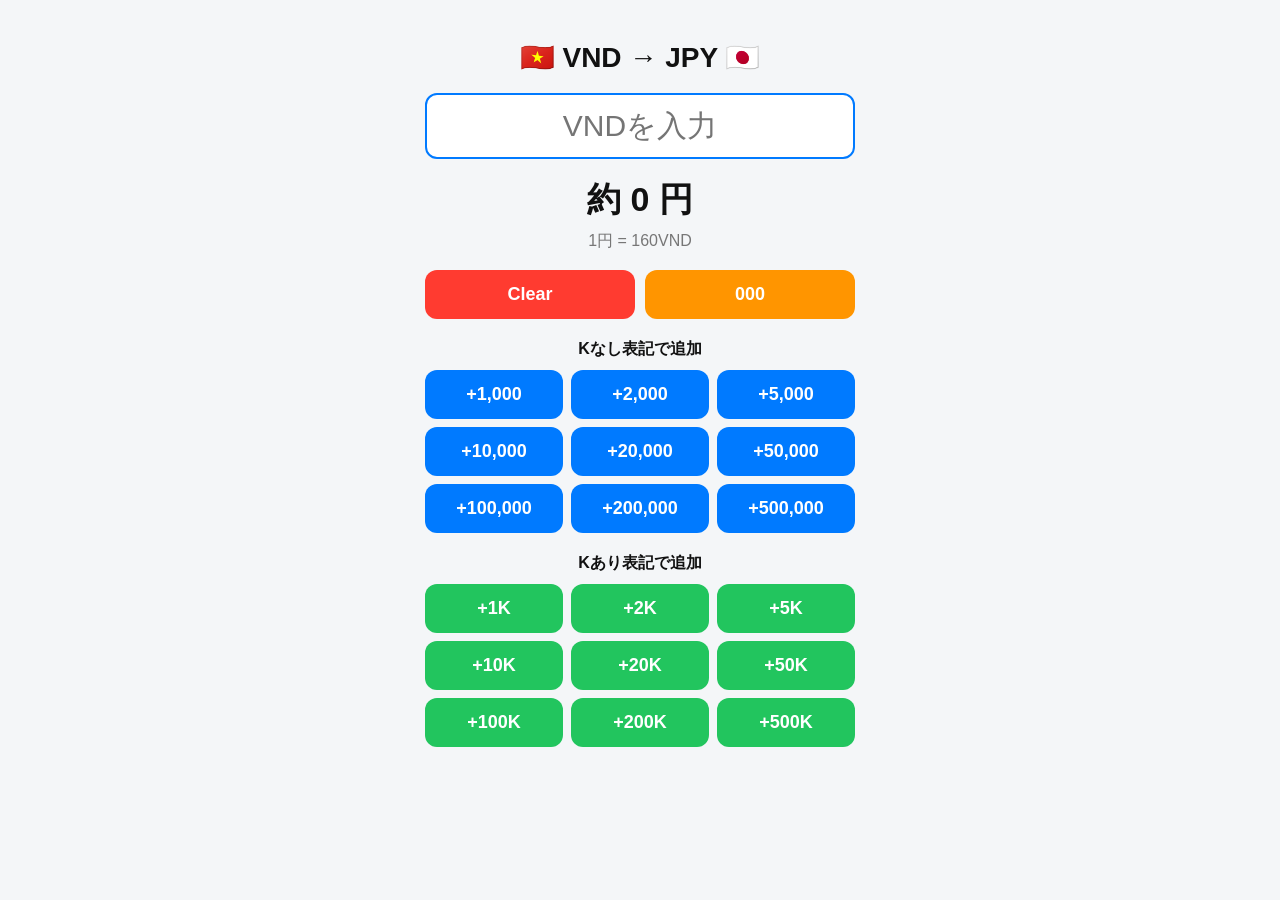
<file: index.html>
<!DOCTYPE html>
<html lang="ja">
<head>
<meta charset="UTF-8">
<meta name="viewport" content="width=device-width, initial-scale=1, maximum-scale=1, user-scalable=no, viewport-fit=cover">
<title>ドン計算機</title>

<style>
html, body {
  margin: 0;
  padding: 0;
  touch-action: none;
  overscroll-behavior: none;
  -webkit-text-size-adjust: 100%;
}

body {
  font-family: -apple-system, BlinkMacSystemFont, sans-serif;
  background: #f4f6f8;
  color: #111;
  user-select: none;
}

.app {
  max-width: 430px;
  margin: auto;
  padding: 22px;
  touch-action: manipulation;
}

h1 {
  text-align: center;
  font-size: 28px;
}

input {
  width: 100%;
  box-sizing: border-box;
  font-size: 30px;
  padding: 14px;
  text-align: center;
  border: 2px solid #007aff;
  border-radius: 12px;
  user-select: text;
  touch-action: auto;
}

.result {
  text-align: center;
  font-size: 34px;
  font-weight: bold;
  margin-top: 18px;
}

.rate {
  text-align: center;
  color: #777;
  margin: 8px 0 18px;
}

.row {
  display: grid;
  grid-template-columns: 1fr 1fr;
  gap: 10px;
}

.grid {
  display: grid;
  grid-template-columns: repeat(3, 1fr);
  gap: 8px;
}

button {
  font-size: 18px;
  font-weight: bold;
  padding: 14px 4px;
  border: 0;
  border-radius: 12px;
  color: white;
  touch-action: none;
  -webkit-user-select: none;
  user-select: none;
}

button:active {
  transform: scale(0.97);
  opacity: 0.85;
}

.blue { background: #007aff; }
.green { background: #22c55e; }
.red { background: #ff3b30; }
.orange { background: #ff9500; }

.section {
  text-align: center;
  font-weight: bold;
  margin: 20px 0 10px;
}
</style>
</head>

<body>
<div class="app">
  <h1>🇻🇳 VND → JPY 🇯🇵</h1>

  <input id="input" inputmode="numeric" placeholder="VNDを入力">

  <div class="result" id="result">約 0 円</div>
  <div class="rate">1円 = 160VND</div>

  <div class="row">
    <button class="red" data-action="clear">Clear</button>
    <button class="orange" data-action="zeros">000</button>
  </div>

  <div class="section">Kなし表記で追加</div>
  <div class="grid">
    <button class="blue" data-add="1000">+1,000</button>
    <button class="blue" data-add="2000">+2,000</button>
    <button class="blue" data-add="5000">+5,000</button>
    <button class="blue" data-add="10000">+10,000</button>
    <button class="blue" data-add="20000">+20,000</button>
    <button class="blue" data-add="50000">+50,000</button>
    <button class="blue" data-add="100000">+100,000</button>
    <button class="blue" data-add="200000">+200,000</button>
    <button class="blue" data-add="500000">+500,000</button>
  </div>

  <div class="section">Kあり表記で追加</div>
  <div class="grid">
    <button class="green" data-add="1000">+1K</button>
    <button class="green" data-add="2000">+2K</button>
    <button class="green" data-add="5000">+5K</button>
    <button class="green" data-add="10000">+10K</button>
    <button class="green" data-add="20000">+20K</button>
    <button class="green" data-add="50000">+50K</button>
    <button class="green" data-add="100000">+100K</button>
    <button class="green" data-add="200000">+200K</button>
    <button class="green" data-add="500000">+500K</button>
  </div>
</div>

<script>
const RATE = 160;
const input = document.getElementById("input");
const result = document.getElementById("result");

input.addEventListener("input", () => {
  setValue(getValue());
});

function getValue() {
  const digits = input.value.replace(/\D/g, "");
  return digits ? Number(digits) : 0;
}

function setValue(value) {
  if (!value) {
    input.value = "";
    result.textContent = "約 0 円";
    return;
  }

  input.value = value.toLocaleString();
  const yen = Math.round(value / RATE);
  result.textContent = "約 " + yen.toLocaleString() + " 円";
}

function addValue(value) {
  setValue(getValue() + value);
}

function addZeros() {
  const digits = input.value.replace(/\D/g, "");
  setValue(Number((digits || "0") + "000"));
}

function clearInput() {
  setValue(0);
}

document.querySelectorAll("button").forEach(btn => {
  btn.addEventListener("touchstart", function(e) {
    e.preventDefault();

    const add = this.dataset.add;
    const action = this.dataset.action;

    if (add) addValue(Number(add));
    if (action === "clear") clearInput();
    if (action === "zeros") addZeros();
  }, { passive: false });
});

// Safari拡大系を抑制
document.addEventListener("gesturestart", e => e.preventDefault());
document.addEventListener("gesturechange", e => e.preventDefault());
document.addEventListener("gestureend", e => e.preventDefault());
document.addEventListener("dblclick", e => e.preventDefault(), { passive: false });
</script>
</body>
</html>
</file>
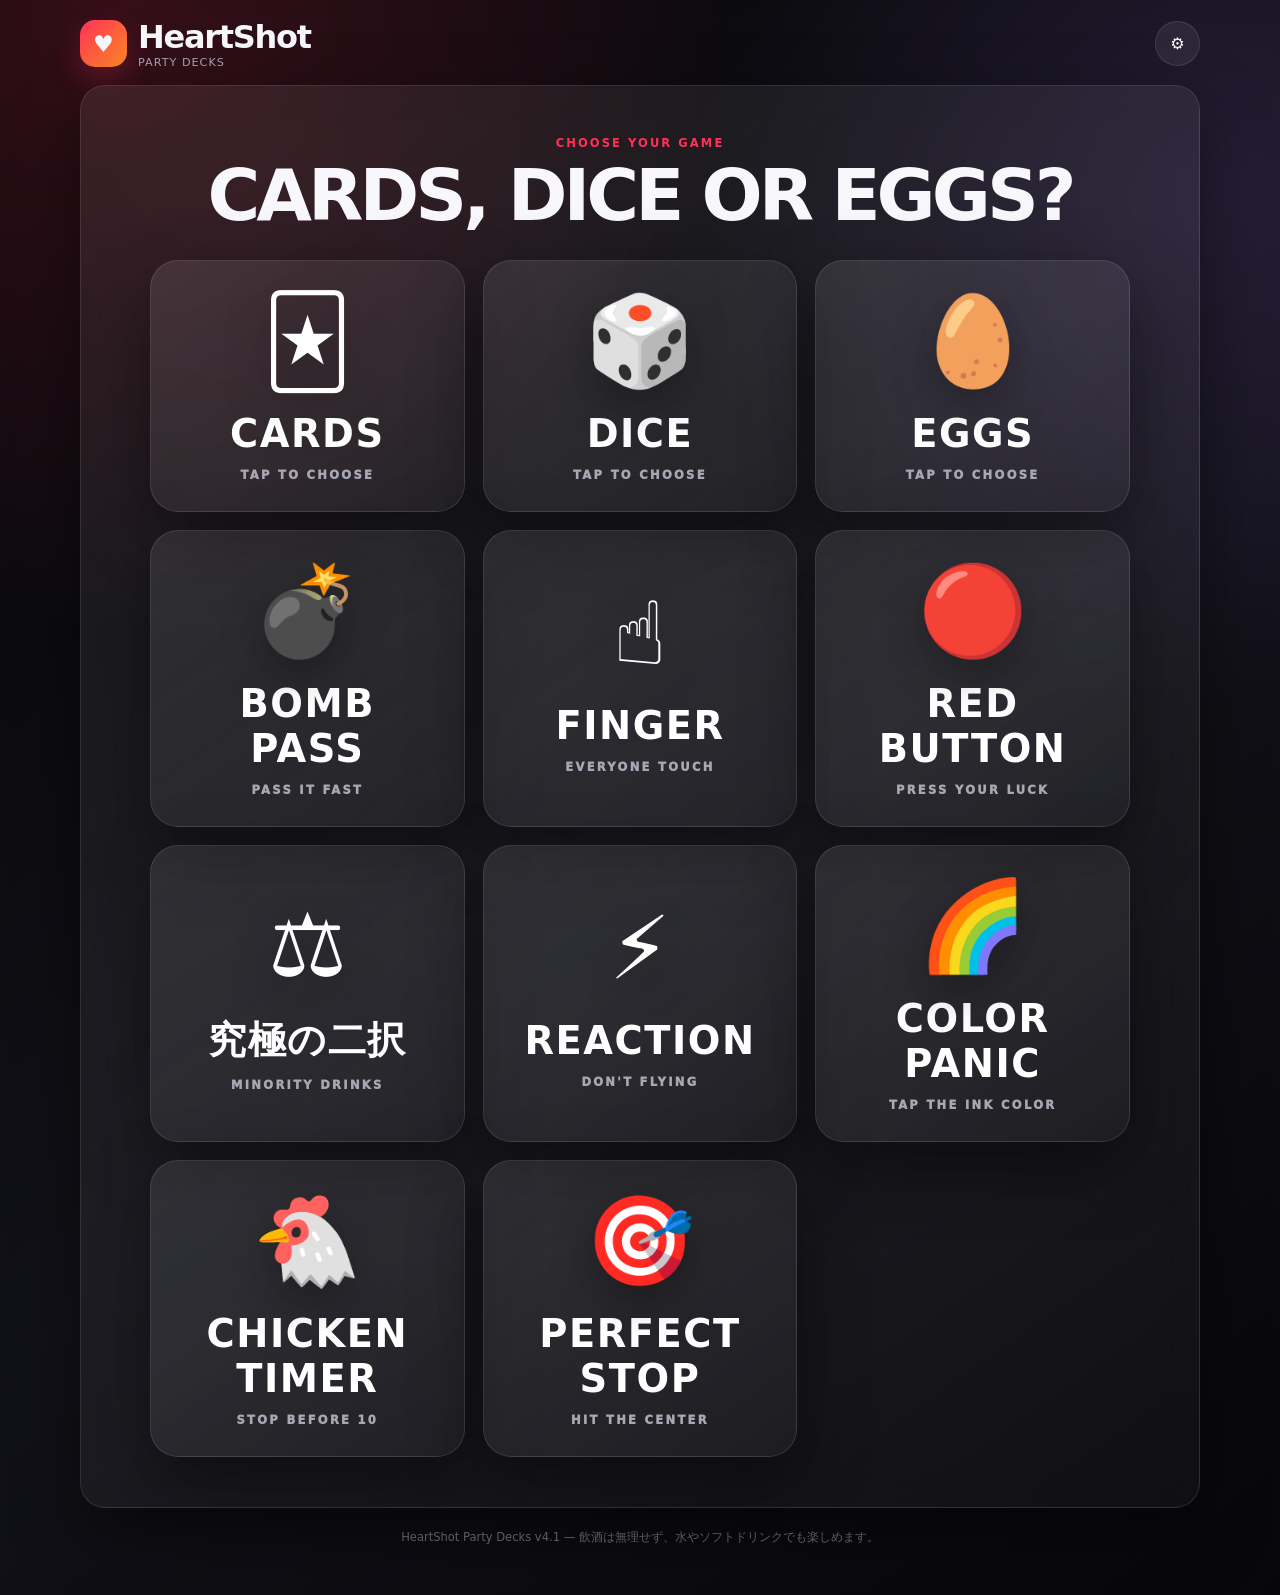
<file: heartshot/index.html>
<!DOCTYPE html>
<html lang="ja">
<head>
<meta charset="UTF-8" />
<meta name="viewport" content="width=device-width, initial-scale=1.0" />
<meta name="theme-color" content="#08080b" />
<title>HeartShot Party Decks</title>
<style>
:root{--bg:#07070a;--panel:#111118;--panel2:#181821;--text:#f8f7fb;--muted:#aaa7b4;--red:#ff3158;--orange:#ff8b24;--gold:#ffd66b;--blue:#5db2ff;--violet:#ae78ff;--green:#57dc9a;--line:rgba(255,255,255,.11);--shadow:0 24px 70px rgba(0,0,0,.45)}
*{box-sizing:border-box}html{scroll-behavior:smooth}body{margin:0;min-height:100vh;color:var(--text);font-family:Inter,"Noto Sans JP",system-ui,-apple-system,"Segoe UI",sans-serif;background:radial-gradient(circle at 10% 0%,rgba(255,49,88,.19),transparent 32%),radial-gradient(circle at 95% 12%,rgba(174,120,255,.14),transparent 28%),linear-gradient(145deg,#060608,#111118 55%,#07070a)}button,input,select{font:inherit}.app{width:min(1120px,calc(100% - 28px));margin:auto;padding:18px 0 50px}.topbar{display:flex;align-items:center;justify-content:space-between;gap:12px;margin-bottom:16px}.brand{display:flex;align-items:center;gap:11px}.logo{width:47px;height:47px;border-radius:15px;display:grid;place-items:center;background:linear-gradient(135deg,var(--red),var(--orange));box-shadow:0 12px 28px rgba(255,49,88,.25);font-size:1.45rem}.brand h1{margin:0;font-size:clamp(1.25rem,4vw,2rem);letter-spacing:-.04em}.brand small{display:block;color:var(--muted);font-size:.7rem;letter-spacing:.09em}.sound{border:1px solid var(--line);background:rgba(255,255,255,.07);color:white;width:45px;height:45px;border-radius:50%;cursor:pointer}.glass{background:linear-gradient(145deg,rgba(255,255,255,.075),rgba(255,255,255,.035));border:1px solid var(--line);backdrop-filter:blur(18px);box-shadow:var(--shadow);border-radius:25px}.screen{display:none}.screen.active{display:block}.hero{padding:clamp(24px,5vw,50px)}.kicker{color:var(--red);font-size:.72rem;font-weight:900;letter-spacing:.18em;margin:0 0 8px}.hero h2{font-size:clamp(2rem,7vw,4.5rem);line-height:1.03;letter-spacing:-.055em;margin:0 0 13px}.hero p{color:var(--muted);line-height:1.75;max-width:760px}.mode-grid{display:grid;grid-template-columns:repeat(3,1fr);gap:14px;margin:28px 0}.mode-card{position:relative;text-align:left;color:white;border:1px solid var(--line);border-radius:22px;padding:20px;background:rgba(255,255,255,.055);cursor:pointer;transition:.2s;min-height:170px}.mode-card:hover,.mode-card.selected{transform:translateY(-4px);border-color:rgba(255,255,255,.35);background:rgba(255,255,255,.1)}.mode-card.selected:after{content:"選択中";position:absolute;right:14px;top:14px;background:white;color:#111;border-radius:999px;padding:5px 9px;font-size:.65rem;font-weight:900}.mode-icon{font-size:2rem}.mode-card h3{margin:13px 0 5px;font-size:1.25rem}.mode-card p{font-size:.85rem;line-height:1.55;margin:0}.setup-grid{display:grid;grid-template-columns:1.2fr .8fr .8fr;gap:12px;margin:18px 0}label{display:grid;gap:7px;color:#dedce5;font-size:.8rem;font-weight:800}input,select{width:100%;border:1px solid var(--line);border-radius:14px;background:rgba(0,0,0,.32);color:white;padding:14px;outline:none}select option{color:#111}.primary,.secondary,.danger{border:0;border-radius:16px;min-height:50px;padding:0 21px;font-weight:900;cursor:pointer}.primary{color:white;background:linear-gradient(135deg,var(--red),#ff6741);box-shadow:0 12px 26px rgba(255,49,88,.22)}.secondary{color:white;background:rgba(255,255,255,.08);border:1px solid var(--line)}.danger{color:#ffd9df;background:rgba(255,49,88,.12);border:1px solid rgba(255,49,88,.25)}.note{font-size:.78rem;color:var(--muted);margin:13px 0 0}.game-head{display:grid;grid-template-columns:1fr auto 1fr;align-items:center;gap:12px;margin-bottom:20px}.stat{padding:13px 16px;border-radius:17px;background:rgba(255,255,255,.06);border:1px solid var(--line)}.stat:last-child{text-align:right}.stat span{display:block;color:var(--muted);font-size:.65rem;font-weight:900;letter-spacing:.13em}.stat strong{font-size:1rem}.timer{text-align:center;min-width:145px;background:linear-gradient(135deg,rgba(255,49,88,.18),rgba(255,139,36,.12))}.timer strong{font-size:1.55rem;font-variant-numeric:tabular-nums}.game-layout{display:grid;grid-template-columns:minmax(280px,420px) minmax(260px,1fr);gap:24px;align-items:center}.card-zone{display:grid;justify-items:center}.scene{width:min(100%,360px);aspect-ratio:5/7;perspective:1300px;cursor:pointer;border:0;background:none;padding:0}.card{width:100%;height:100%;position:relative;transform-style:preserve-3d;transition:transform .72s cubic-bezier(.2,.8,.18,1)}.card.flipped{transform:rotateY(180deg)}.face{position:absolute;inset:0;border-radius:24px;backface-visibility:hidden;overflow:hidden;box-shadow:0 30px 80px rgba(0,0,0,.5)}.back{border:8px solid #f2eee5;background:#711127}.pattern{height:100%;display:grid;place-items:center;align-content:center;gap:12px;border:2px solid rgba(255,255,255,.7);background:linear-gradient(45deg,transparent 46%,rgba(255,255,255,.11) 47% 53%,transparent 54%),linear-gradient(-45deg,transparent 46%,rgba(255,255,255,.11) 47% 53%,transparent 54%),linear-gradient(135deg,#a21434,#4c0b1b);background-size:24px 24px}.pattern b{font-size:5rem}.pattern span{font-weight:900;font-size:.72rem;letter-spacing:.26em}.front{transform:rotateY(180deg);color:#16151a;background:linear-gradient(155deg,#fffef8,#ece7db);padding:30px;display:grid;align-content:center;text-align:center}.suit{font-size:3.25rem}.card-type{font-size:.7rem;letter-spacing:.17em;font-weight:1000;margin:10px 0;color:#b41635}.card-title{font-size:clamp(1.55rem,5vw,2.25rem);line-height:1.25;font-weight:1000;margin:0}.card-desc{font-size:.9rem;line-height:1.65;color:#5f5962;margin:14px 0 0}.rare{background:linear-gradient(135deg,#fff5bf,#e9d3ff 52%,#cfe9ff)}.rare .card-type{color:#7040af}.card-hint{margin:14px 0 0;color:var(--muted);font-size:.8rem}.panel{padding:22px}.panel h3{margin:0 0 7px}.panel p{color:var(--muted);line-height:1.65}.rules{display:grid;gap:9px;margin:18px 0}.rule-row{display:flex;justify-content:space-between;gap:12px;padding:11px 12px;background:rgba(255,255,255,.055);border:1px solid var(--line);border-radius:13px}.rule-row span{color:var(--muted)}.buttons{display:grid;grid-template-columns:1fr 1fr;gap:10px}.buttons .primary{grid-column:1/-1}.history{margin-top:16px;max-height:195px;overflow:auto;display:grid;gap:8px}.history-item{padding:10px 11px;border:1px solid var(--line);border-radius:12px;background:rgba(255,255,255,.04);font-size:.78rem}.history-item b{display:block;margin-bottom:3px}.toast{position:fixed;left:50%;bottom:25px;transform:translate(-50%,20px);background:#fff;color:#15151a;padding:12px 17px;border-radius:999px;font-weight:900;opacity:0;pointer-events:none;transition:.25s;z-index:10}.toast.show{opacity:1;transform:translate(-50%,0)}.result-card{padding:34px;text-align:center}.result-card h2{font-size:clamp(2rem,6vw,4rem);margin:7px 0}.summary-grid{display:grid;grid-template-columns:repeat(3,1fr);gap:12px;margin:24px 0}.summary{padding:17px;border:1px solid var(--line);border-radius:17px;background:rgba(255,255,255,.05)}.summary b{display:block;font-size:1.7rem}.summary span{color:var(--muted);font-size:.72rem}.footer{text-align:center;color:#76727d;font-size:.72rem;margin-top:22px}.tag{display:inline-block;border-radius:999px;padding:6px 10px;background:rgba(255,255,255,.07);border:1px solid var(--line);font-size:.68rem;font-weight:900;margin:3px}.hidden{display:none!important}@media(max-width:760px){.mode-grid{grid-template-columns:1fr}.setup-grid{grid-template-columns:1fr}.game-head{grid-template-columns:1fr 1fr}.timer{grid-column:1/-1;grid-row:1}.game-layout{grid-template-columns:1fr}.panel{padding:18px}.scene{width:min(88vw,340px)}.summary-grid{grid-template-columns:1fr}.buttons{position:sticky;bottom:8px;background:rgba(7,7,10,.9);padding:8px;border-radius:18px;backdrop-filter:blur(10px)}}

/* HeartShot v1 premium landing */
#setup{min-height:calc(100vh - 125px);display:none;align-content:center;background:transparent;border:0;box-shadow:none;backdrop-filter:none;padding:18px 0 34px}
#setup.active{display:grid}
.deck-landing{text-align:center;max-width:980px;margin:0 auto;width:100%}
.deck-landing .kicker{margin-bottom:10px;color:#ff4264}
.deck-landing h2{font-size:clamp(2rem,8vw,4.8rem);margin:0 0 34px;letter-spacing:-.06em}
.mode-grid{grid-template-columns:repeat(3,minmax(0,1fr));gap:18px;margin:0 auto;max-width:940px}
.mode-card{min-height:310px;padding:0;border-radius:28px;overflow:hidden;display:grid;place-items:center;text-align:center;isolation:isolate;background:#15151d;box-shadow:0 24px 65px rgba(0,0,0,.38);transition:transform .28s cubic-bezier(.2,.8,.2,1),border-color .28s,box-shadow .28s}
.mode-card::before{content:"";position:absolute;inset:0;z-index:-2;background:radial-gradient(circle at 50% 15%,var(--glow,rgba(255,49,88,.38)),transparent 42%),linear-gradient(155deg,rgba(255,255,255,.09),rgba(255,255,255,.015))}
.mode-card::after{content:"";position:absolute;inset:10px;border:1px solid rgba(255,255,255,.13);border-radius:21px;z-index:-1}
.mode-card:hover,.mode-card:focus-visible{transform:translateY(-10px) rotateX(2deg);border-color:rgba(255,255,255,.45);box-shadow:0 34px 85px rgba(0,0,0,.52)}
.mode-card.selected{transform:translateY(-8px) scale(1.015);border-color:rgba(255,255,255,.7);box-shadow:0 0 0 2px rgba(255,255,255,.13),0 32px 85px rgba(0,0,0,.52)}
.mode-card.selected:after{content:"";position:absolute;inset:10px;background:none;padding:0;border:2px solid rgba(255,255,255,.65);border-radius:21px}
.mode-card[data-mode="mission"]{--glow:rgba(255,49,88,.48)}
.mode-card[data-mode="fact"]{--glow:rgba(93,178,255,.42)}
.mode-card[data-mode="reveal"]{--glow:rgba(174,120,255,.44)}
.mode-card .deck-content{display:grid;justify-items:center;gap:14px;padding:30px}
.mode-icon{font-size:clamp(3.4rem,8vw,5.7rem);filter:drop-shadow(0 16px 22px rgba(0,0,0,.28));transition:transform .28s}
.mode-card:hover .mode-icon{transform:translateY(-5px) rotate(-3deg) scale(1.06)}
.mode-card h3{margin:0;font-size:clamp(1.25rem,3vw,1.8rem);letter-spacing:.08em;text-transform:uppercase}
.mode-card .tap{font-size:.7rem;letter-spacing:.25em;color:rgba(255,255,255,.55);font-weight:900}
.setup-drawer{max-width:940px;margin:22px auto 0;padding:20px;border-radius:24px;background:rgba(18,18,25,.82);border:1px solid var(--line);backdrop-filter:blur(20px);box-shadow:0 24px 70px rgba(0,0,0,.3);display:none;text-align:left;animation:drawerIn .35s ease both}
.setup-drawer.show{display:block}
.setup-drawer .selected-deck{display:flex;align-items:center;justify-content:space-between;gap:12px;margin-bottom:15px}
.setup-drawer .selected-deck strong{font-size:1rem}
.setup-drawer .selected-deck span{color:var(--muted);font-size:.75rem}
@keyframes drawerIn{from{opacity:0;transform:translateY(14px)}to{opacity:1;transform:none}}
@media(max-width:760px){#setup{align-content:start}.deck-landing h2{margin-bottom:24px}.mode-grid{grid-template-columns:1fr;gap:13px}.mode-card{min-height:145px}.mode-card .deck-content{grid-template-columns:auto 1fr auto;align-items:center;justify-items:start;width:100%;padding:24px;text-align:left}.mode-icon{font-size:3.2rem}.mode-card h3{font-size:1.25rem}.mode-card .tap{justify-self:end}.setup-drawer{margin-top:16px;padding:16px}.setup-grid{margin:12px 0}}


.player-editor{margin:20px 0 14px}.player-editor-head{display:flex;align-items:center;justify-content:space-between;gap:12px;margin-bottom:10px;color:#dedce5;font-size:.76rem;font-weight:950;letter-spacing:.12em}.add-player{border:1px solid var(--line);border-radius:999px;background:rgba(255,255,255,.075);color:white;padding:9px 13px;font-size:.68rem;font-weight:950;cursor:pointer}.add-player:hover{background:rgba(255,255,255,.13)}.player-list{display:grid;gap:9px}.player-row{display:grid;grid-template-columns:38px 1fr 42px;align-items:center;gap:9px}.player-number{height:48px;display:grid;place-items:center;color:var(--muted);font-size:.72rem;font-weight:950;border:1px solid var(--line);border-radius:13px;background:rgba(255,255,255,.04)}.player-input{height:48px}.remove-player{height:42px;width:42px;border:1px solid var(--line);border-radius:13px;background:rgba(255,255,255,.055);color:var(--muted);font-size:1.2rem;cursor:pointer}.remove-player:hover{color:white;background:rgba(255,49,88,.14);border-color:rgba(255,49,88,.3)}.remove-player:disabled{opacity:.22;cursor:not-allowed}.setup-options{grid-template-columns:1fr 1fr}.setup-drawer .primary{margin-top:4px}@media(max-width:520px){.player-editor-head{align-items:flex-start}.add-player{padding:8px 10px}.setup-options{grid-template-columns:1fr}.player-row{grid-template-columns:34px 1fr 38px}.player-number{height:46px}.remove-player{width:38px;height:38px}}

/* v1.2 category + dice */
.category-landing{padding:clamp(24px,5vw,50px);text-align:center}.category-landing h2,.deck-landing>h2{font-size:clamp(2rem,7vw,4.5rem);line-height:1.03;letter-spacing:-.055em;margin:0 0 24px}.category-grid{display:grid;grid-template-columns:repeat(2,minmax(0,1fr));gap:18px;max-width:820px;margin:28px auto 0}.category-card{min-height:290px;border:1px solid var(--line);border-radius:28px;background:linear-gradient(145deg,rgba(255,255,255,.095),rgba(255,255,255,.035));color:#fff;cursor:pointer;display:grid;place-items:center;padding:28px;transition:.25s;box-shadow:var(--shadow)}.category-card:hover{transform:translateY(-7px) scale(1.015);border-color:rgba(255,255,255,.36)}.category-icon{font-size:clamp(4rem,10vw,7rem);filter:drop-shadow(0 15px 22px rgba(0,0,0,.3))}.category-card h3{font-size:clamp(1.6rem,4vw,2.4rem);margin:18px 0 8px;letter-spacing:.04em}.category-card .tap{color:var(--muted);font-size:.72rem;font-weight:950;letter-spacing:.2em}.back-link{border:0;background:transparent;color:var(--muted);font-weight:900;cursor:pointer;margin-bottom:16px;padding:8px 0}.back-link:hover{color:#fff}.dice-setup{padding:clamp(24px,5vw,45px);max-width:760px;margin:auto}.dice-arena{padding:clamp(20px,4vw,38px)}.dice-stage{display:grid;grid-template-columns:repeat(3,minmax(80px,150px));justify-content:center;gap:16px;margin:28px 0}.die{aspect-ratio:1;border-radius:25px;background:linear-gradient(145deg,#fff,#ddd7cb);color:#17151a;display:grid;place-items:center;font-size:clamp(3.6rem,10vw,6.8rem);box-shadow:0 24px 45px rgba(0,0,0,.38),inset 0 2px 1px rgba(255,255,255,.8);user-select:none}.die.rolling{animation:diceShake .12s linear infinite}@keyframes diceShake{0%{transform:rotate(-7deg) translateY(-3px)}50%{transform:rotate(7deg) translateY(3px)}100%{transform:rotate(-7deg) translateY(-3px)}}.dice-result{text-align:center;min-height:115px}.dice-result .role{font-size:clamp(2rem,6vw,3.8rem);font-weight:1000;margin:0}.dice-result .rank{color:var(--muted);margin:7px 0}.dice-controls{display:grid;grid-template-columns:1fr 1fr;gap:10px;max-width:560px;margin:20px auto}.dice-controls .primary{grid-column:1/-1}.dice-rule-grid{display:grid;grid-template-columns:repeat(3,1fr);gap:8px;margin-top:18px}.dice-rule{padding:10px;border:1px solid var(--line);border-radius:13px;background:rgba(255,255,255,.045);font-size:.72rem;text-align:center}.dice-history{max-width:720px;margin:18px auto 0}.dice-history .history-item{display:flex;justify-content:space-between;gap:10px}.dice-current{text-align:center;color:var(--muted)}.dice-current b{color:#fff;font-size:1.2rem}.dice-player-list{display:grid;gap:9px}.dice-player-row{display:grid;grid-template-columns:38px 1fr 42px;align-items:center;gap:9px}.dice-player-number{height:48px;display:grid;place-items:center;color:var(--muted);font-size:.72rem;font-weight:950;border:1px solid var(--line);border-radius:13px;background:rgba(255,255,255,.04)}
@media(max-width:680px){.category-grid{grid-template-columns:1fr}.category-card{min-height:220px}.dice-stage{gap:9px}.die{border-radius:18px}.dice-rule-grid{grid-template-columns:1fr 1fr}.dice-controls{position:sticky;bottom:8px;background:rgba(7,7,10,.9);padding:8px;border-radius:18px;backdrop-filter:blur(10px)}}

/* v1.4 true 3D chinchiro scene */
.chinchiro-table{position:relative;max-width:820px;margin:18px auto 8px;padding:18px 10px 10px;border-radius:36px;background:radial-gradient(ellipse at 50% 20%,rgba(118,59,27,.52),rgba(30,13,8,.9) 66%,rgba(0,0,0,.5));box-shadow:inset 0 0 70px rgba(0,0,0,.62),0 24px 60px rgba(0,0,0,.35);overflow:hidden}
.chinchiro-table:before{content:"";position:absolute;inset:0;background:repeating-linear-gradient(92deg,rgba(255,255,255,.018) 0 2px,transparent 2px 42px);opacity:.45;pointer-events:none}
.bowl-wrap{position:relative;width:min(94vw,700px);height:min(76vw,500px);min-height:340px;margin:auto;perspective:1200px;perspective-origin:50% 24%;transform-style:preserve-3d;filter:drop-shadow(0 38px 34px rgba(0,0,0,.66))}
.bowl-scene{position:absolute;inset:0;transform-style:preserve-3d;transform:rotateX(58deg) translateZ(-10px)}
.bowl-shadow{position:absolute;left:8%;right:8%;bottom:2%;height:22%;border-radius:50%;background:radial-gradient(ellipse,rgba(0,0,0,.8),transparent 70%);filter:blur(16px);transform:translateZ(-80px)}
.bowl-outer{position:absolute;inset:8% 4% 6%;border-radius:50%;background:radial-gradient(ellipse at 50% 24%,#5c1712 0 4%,#b83a2e 5% 8%,#2a0a08 10% 18%,#080809 58%,#160506 73%,#080809 100%);box-shadow:0 35px 40px rgba(0,0,0,.75),inset 0 -55px 80px #000,inset 0 18px 22px rgba(255,255,255,.08);transform:translateZ(-42px)}
.bowl-wall{position:absolute;inset:10% 6% 10%;border-radius:50%;background:radial-gradient(ellipse at 50% 40%,#252527 0 12%,#161619 34%,#09090b 61%,#020203 72%,#3f100d 73%,#be3b31 77%,#2c0908 81%,#070708 84%);box-shadow:inset 0 28px 35px rgba(255,255,255,.06),inset 0 -80px 105px rgba(0,0,0,.95),0 0 0 4px rgba(225,62,50,.75);transform:translateZ(0)}
.bowl-inner{position:absolute;inset:18% 14% 20%;border-radius:50%;background:radial-gradient(ellipse at 48% 34%,#353538 0 5%,#202023 20%,#111114 52%,#050506 79%);box-shadow:inset 0 16px 25px rgba(255,255,255,.055),inset 0 -45px 60px rgba(0,0,0,.88),0 0 35px rgba(0,0,0,.9);transform:translateZ(42px)}
.bowl-inner:after{content:"";position:absolute;left:15%;right:15%;bottom:11%;height:25%;border-radius:50%;background:radial-gradient(ellipse,rgba(255,255,255,.09),transparent 68%);filter:blur(8px)}
.bowl-rim{position:absolute;inset:8% 4% 6%;border-radius:50%;border:12px solid #4c0d0a;box-shadow:inset 0 0 0 4px #e24c40,inset 0 0 0 8px #6d1712,0 4px 0 #f05c4f,0 10px 18px rgba(0,0,0,.5);transform:translateZ(32px)}
.bowl-highlight{position:absolute;left:12%;right:12%;top:12%;height:15%;border-radius:50%;border-top:4px solid rgba(255,255,255,.14);filter:blur(.4px);transform:translateZ(52px)}
.bowl-wrap.shaking{animation:bowlRattle3d .11s linear infinite}
.bowl-wrap.settling{animation:bowlSettle3d .34s ease-out 3}
@keyframes bowlRattle3d{0%{transform:translate3d(-6px,2px,0) rotateZ(-1.3deg) rotateY(-.5deg)}25%{transform:translate3d(6px,-4px,0) rotateZ(1.1deg) rotateY(.5deg)}50%{transform:translate3d(-4px,-2px,0) rotateZ(.6deg)}75%{transform:translate3d(5px,4px,0) rotateZ(-.9deg)}100%{transform:translate3d(-6px,2px,0) rotateZ(-1.3deg)}}
@keyframes bowlSettle3d{0%{transform:rotateZ(-.7deg)}50%{transform:rotateZ(.7deg)}100%{transform:rotateZ(0)}}
.dice-tumble-area{position:absolute;inset:19% 13% 19%;z-index:5;transform-style:preserve-3d;perspective:900px;perspective-origin:50% 35%;transform:rotateX(54deg) translateZ(86px);pointer-events:none}
.real-die{--size:78px;--half:39px;position:absolute;width:var(--size);height:var(--size);transform-style:preserve-3d;transform-origin:50% 50%;transition:transform .72s cubic-bezier(.18,.82,.2,1),left .72s ease,top .72s ease;will-change:transform,left,top}
.real-die:nth-child(1){left:15%;top:36%}.real-die:nth-child(2){left:44%;top:18%}.real-die:nth-child(3){left:66%;top:50%}
.die-face{position:absolute;inset:0;width:100%;height:100%;border-radius:14px;background:linear-gradient(145deg,#fffef8 0%,#eee8db 56%,#c8bdab 100%);border:2px solid rgba(92,72,48,.42);backface-visibility:visible;box-shadow:inset 6px 6px 11px rgba(255,255,255,.96),inset -7px -8px 13px rgba(62,45,27,.28),0 0 1px rgba(0,0,0,.75);display:grid;grid-template-columns:repeat(3,1fr);grid-template-rows:repeat(3,1fr);padding:14%;gap:4%}
.die-face.f1{filter:brightness(1.04)}.die-face.f2{filter:brightness(.91)}.die-face.f3{filter:brightness(1.11)}.die-face.f4{filter:brightness(.78)}.die-face.f5{filter:brightness(.86)}.die-face.f6{filter:brightness(.72)}
.real-die:after{content:"";position:absolute;left:4%;top:78%;width:92%;height:42%;border-radius:50%;background:rgba(0,0,0,.52);filter:blur(11px);transform:rotateX(90deg) translateZ(-44px);pointer-events:none}
.pip{width:72%;aspect-ratio:1;border-radius:50%;background:radial-gradient(circle at 35% 30%,#49413a 0 8%,#171513 38%,#050505 78%);box-shadow:inset 2px 2px 2px rgba(255,255,255,.16),0 1px 1px rgba(255,255,255,.25);align-self:center;justify-self:center}
.p1{grid-area:2/2}.p2a{grid-area:1/1}.p2b{grid-area:3/3}.p3a{grid-area:1/1}.p3b{grid-area:2/2}.p3c{grid-area:3/3}.p4a{grid-area:1/1}.p4b{grid-area:1/3}.p4c{grid-area:3/1}.p4d{grid-area:3/3}.p5a{grid-area:1/1}.p5b{grid-area:1/3}.p5c{grid-area:2/2}.p5d{grid-area:3/1}.p5e{grid-area:3/3}.p6a{grid-area:1/1}.p6b{grid-area:1/3}.p6c{grid-area:2/1}.p6d{grid-area:2/3}.p6e{grid-area:3/1}.p6f{grid-area:3/3}
.die-face.f1{transform:translateZ(var(--half))}.die-face.f6{transform:rotateY(180deg) translateZ(var(--half))}.die-face.f2{transform:rotateY(90deg) translateZ(var(--half))}.die-face.f5{transform:rotateY(-90deg) translateZ(var(--half))}.die-face.f3{transform:rotateX(90deg) translateZ(var(--half))}.die-face.f4{transform:rotateX(-90deg) translateZ(var(--half))}
.real-die.show-1{transform:rotateX(-28deg) rotateY(32deg) rotateZ(-7deg)}.real-die.show-2{transform:rotateX(-22deg) rotateY(-58deg) rotateZ(8deg)}.real-die.show-3{transform:rotateX(-112deg) rotateY(26deg) rotateZ(-7deg)}.real-die.show-4{transform:rotateX(68deg) rotateY(28deg) rotateZ(9deg)}.real-die.show-5{transform:rotateX(-24deg) rotateY(122deg) rotateZ(-8deg)}.real-die.show-6{transform:rotateX(-26deg) rotateY(208deg) rotateZ(8deg)}
.real-die.tumbling:nth-child(1){animation:tumble3d1 .38s linear infinite}.real-die.tumbling:nth-child(2){animation:tumble3d2 .33s linear infinite}.real-die.tumbling:nth-child(3){animation:tumble3d3 .41s linear infinite}
@keyframes tumble3d1{0%{left:7%;top:23%;transform:translate3d(0,0,10px) rotateX(0) rotateY(0) rotateZ(0)}45%{left:63%;top:50%;transform:translate3d(0,-20px,155px) rotateX(420deg) rotateY(310deg) rotateZ(210deg)}100%{left:17%;top:37%;transform:translate3d(0,0,12px) rotateX(820deg) rotateY(560deg) rotateZ(390deg)}}
@keyframes tumble3d2{0%{left:66%;top:17%;transform:translate3d(0,0,14px) rotateX(0) rotateY(0)}48%{left:18%;top:58%;transform:translate3d(0,-18px,145px) rotateX(340deg) rotateY(490deg) rotateZ(160deg)}100%{left:46%;top:21%;transform:translate3d(0,0,10px) rotateX(760deg) rotateY(900deg) rotateZ(330deg)}}
@keyframes tumble3d3{0%{left:29%;top:61%;transform:translate3d(0,0,8px) rotateX(0) rotateZ(0)}52%{left:65%;top:16%;transform:translate3d(0,-22px,165px) rotateX(500deg) rotateY(370deg) rotateZ(290deg)}100%{left:67%;top:49%;transform:translate3d(0,0,9px) rotateX(960deg) rotateY(720deg) rotateZ(570deg)}}

.bowl-lid{position:absolute;right:0;top:1%;width:31%;height:27%;z-index:1;transform-style:preserve-3d;transform:rotateX(62deg) rotateZ(-19deg) translateZ(-12px)}
.bowl-lid:before,.bowl-lid:after{content:"";position:absolute;inset:0;border-radius:50%}.bowl-lid:before{background:radial-gradient(ellipse at 38% 30%,#343437,#111114 55%,#030304 82%);border:7px solid #3c0d0b;box-shadow:inset 0 0 0 3px #c43b31,0 24px 30px rgba(0,0,0,.66)}.bowl-lid:after{inset:10%;border:2px solid rgba(218,165,74,.35);box-shadow:inset 0 0 22px rgba(218,165,74,.12)}
@media(max-width:680px){.bowl-wrap{height:370px;min-height:330px}.real-die{--size:60px;--half:30px}.die-face{border-radius:12px}.bowl-rim{border-width:9px}.dice-tumble-area{inset:21% 12% 20%}}

/* v1.6 TOP-DOWN CINCHIRO CAMERA — inspired by the approved mockup */
.chinchiro-table{
  max-width:760px;
  padding:12px 8px 18px;
  background:
    radial-gradient(ellipse at 50% 42%,rgba(126,67,32,.30),transparent 54%),
    repeating-linear-gradient(90deg,rgba(255,255,255,.018) 0 2px,transparent 2px 58px),
    linear-gradient(180deg,#2a1109,#120807 72%,#080607);
}
.bowl-wrap{
  width:min(94vw,680px);
  height:min(92vw,650px);
  min-height:470px;
  perspective:1400px;
  perspective-origin:50% 45%;
  filter:drop-shadow(0 28px 28px rgba(0,0,0,.72));
}
.bowl-scene{
  inset:3% 1% 5%;
  transform:rotateX(15deg) translateZ(-12px);
}
.bowl-shadow{left:5%;right:5%;bottom:2%;height:18%;filter:blur(20px)}
.bowl-outer{
  inset:4% 3% 5%;
  background:radial-gradient(ellipse at 50% 38%,#201d1e 0 48%,#080809 65%,#260706 75%,#080809 100%);
  box-shadow:0 38px 45px rgba(0,0,0,.78),inset 0 -42px 70px #000,inset 0 12px 18px rgba(255,255,255,.08);
}
.bowl-wall{
  inset:5.5% 4.5% 7%;
  background:
    radial-gradient(circle at 61% 38%,rgba(255,255,255,.10),transparent 18%),
    radial-gradient(ellipse at 50% 48%,#29282a 0 14%,#1d1c1f 35%,#0c0c0e 67%,#020203 78%,#4a0e0b 79%,#c83d32 83%,#170504 87%);
  box-shadow:inset 0 24px 42px rgba(255,255,255,.06),inset 0 -72px 95px rgba(0,0,0,.9),0 0 0 4px rgba(226,63,51,.75);
}
.bowl-inner{
  inset:13% 11% 15%;
  background:
    radial-gradient(circle at 62% 37%,rgba(255,255,255,.13),transparent 17%),
    radial-gradient(ellipse at 50% 48%,#343337 0 7%,#242327 27%,#151519 59%,#070708 86%);
  box-shadow:inset 0 16px 28px rgba(255,255,255,.06),inset 0 -40px 62px rgba(0,0,0,.83),0 0 30px rgba(0,0,0,.88);
  transform:translateZ(38px);
}
.bowl-rim{
  inset:4% 3% 5%;
  border-width:10px;
  box-shadow:inset 0 0 0 4px #f05145,inset 0 0 0 8px #65130f,0 4px 0 #ff695d,0 12px 20px rgba(0,0,0,.52);
  transform:translateZ(44px);
}
.bowl-highlight{left:10%;right:10%;top:7%;height:12%;transform:translateZ(56px)}
.bowl-lid{display:none}
.dice-tumble-area{
  inset:19% 15% 20%;
  perspective:1100px;
  perspective-origin:50% 45%;
  transform:none;
}
.real-die{
  --size:88px;--half:44px;
  transition:transform .8s cubic-bezier(.18,.82,.2,1),left .8s ease,top .8s ease;
}
.real-die:nth-child(1){left:16%;top:53%}
.real-die:nth-child(2){left:43%;top:25%}
.real-die:nth-child(3){left:67%;top:55%}
.die-face{border-radius:16px;border:1.5px solid rgba(91,70,43,.45);padding:14%;box-shadow:inset 7px 7px 12px rgba(255,255,255,.98),inset -8px -9px 14px rgba(57,39,21,.28),0 0 2px rgba(0,0,0,.75)}
.real-die:after{top:86%;height:25%;filter:blur(9px);transform:rotateX(90deg) translateZ(-49px)}
/* Final angle: top face occupies most of the visible cube, sides remain visible. */
.real-die.settled-a{transform:rotateX(-58deg) rotateY(0deg) rotateZ(-8deg)}
.real-die.settled-b{transform:rotateX(-58deg) rotateY(0deg) rotateZ(7deg)}
.real-die.settled-c{transform:rotateX(-58deg) rotateY(0deg) rotateZ(-3deg)}
/* Retain these for compatibility before the first roll. */
.real-die.show-1,.real-die.show-2,.real-die.show-3,.real-die.show-4,.real-die.show-5,.real-die.show-6{transform:rotateX(-58deg) rotateY(0deg) rotateZ(-4deg)}
@keyframes tumble3d1{0%{left:12%;top:49%;transform:translate3d(0,0,10px) rotateX(0) rotateY(0) rotateZ(0)}45%{left:61%;top:30%;transform:translate3d(0,-26px,170px) rotateX(430deg) rotateY(330deg) rotateZ(230deg)}100%{left:16%;top:53%;transform:translate3d(0,0,12px) rotateX(830deg) rotateY(580deg) rotateZ(400deg)}}
@keyframes tumble3d2{0%{left:65%;top:24%;transform:translate3d(0,0,14px) rotateX(0) rotateY(0)}48%{left:20%;top:57%;transform:translate3d(0,-25px,160px) rotateX(350deg) rotateY(500deg) rotateZ(180deg)}100%{left:43%;top:25%;transform:translate3d(0,0,10px) rotateX(770deg) rotateY(910deg) rotateZ(340deg)}}
@keyframes tumble3d3{0%{left:28%;top:60%;transform:translate3d(0,0,8px) rotateX(0) rotateZ(0)}52%{left:65%;top:22%;transform:translate3d(0,-28px,180px) rotateX(510deg) rotateY(390deg) rotateZ(300deg)}100%{left:67%;top:55%;transform:translate3d(0,0,9px) rotateX(970deg) rotateY(730deg) rotateZ(580deg)}}
@media(max-width:680px){
  .bowl-wrap{height:min(104vw,540px);min-height:430px}
  .real-die{--size:66px;--half:33px}
  .dice-tumble-area{inset:20% 13% 20%}
  .bowl-rim{border-width:8px}
}


/* v1.7 physics-driven dice motion */
.dice-tumble-area{overflow:visible}
.real-die{left:0!important;top:0!important;transition:none!important;will-change:transform;}
.real-die.physics-active{filter:none}
.real-die.final-settle{transition:none!important}
.bowl-wrap.physics-shake{transition:transform .06s linear}
@media (prefers-reduced-motion:reduce){.bowl-wrap.physics-shake{transform:none!important}}


/* v2.4 Egg Roulette */
.category-grid{grid-template-columns:repeat(3,minmax(0,1fr))}
.egg-category{--catGlow:rgba(255,214,107,.42)}
.egg-setup{padding:clamp(24px,5vw,48px);max-width:820px;margin:auto}
.egg-arena{padding:clamp(18px,4vw,36px);overflow:hidden;position:relative}
.egg-arena::before{content:"";position:absolute;inset:0;pointer-events:none;background:radial-gradient(circle at 50% 30%,rgba(255,214,107,.12),transparent 42%)}
.egg-header{position:relative;z-index:1;text-align:center;margin-bottom:18px}.egg-header h2{margin:5px 0;font-size:clamp(1.8rem,6vw,3.5rem)}
.egg-header p{margin:0;color:var(--muted)}
.egg-status{display:flex;justify-content:center;gap:10px;flex-wrap:wrap;margin:16px 0 24px;position:relative;z-index:1}
.egg-pill{border:1px solid var(--line);background:rgba(255,255,255,.06);border-radius:999px;padding:9px 14px;font-size:.76rem;color:var(--muted)}.egg-pill b{color:#fff}
.egg-board{position:relative;z-index:1;display:grid;grid-template-columns:repeat(4,minmax(68px,1fr));gap:clamp(12px,2vw,20px);max-width:720px;margin:0 auto;padding:clamp(18px,4vw,34px);border-radius:38px;border:1px solid rgba(255,255,255,.1);background:radial-gradient(ellipse at center,rgba(255,255,255,.08),rgba(0,0,0,.22) 65%),linear-gradient(145deg,#312014,#160d09);box-shadow:inset 0 16px 40px rgba(255,255,255,.04),inset 0 -24px 50px rgba(0,0,0,.5),0 28px 70px rgba(0,0,0,.45)}
.egg-slot{aspect-ratio:.78;position:relative;border:0;background:none;cursor:pointer;perspective:700px;padding:0;min-width:0}.egg-slot:disabled{cursor:default}
.egg-shadow{position:absolute;left:18%;right:18%;bottom:3%;height:13%;border-radius:50%;background:rgba(0,0,0,.52);filter:blur(6px);transition:.45s}
.egg-shell{position:absolute;inset:4% 12% 12%;transform-origin:50% 82%;transition:transform .55s cubic-bezier(.2,.9,.3,1),filter .3s;filter:drop-shadow(0 13px 12px rgba(0,0,0,.35))}
.egg-body{position:absolute;inset:0;border-radius:52% 48% 49% 51% / 61% 60% 40% 39%;background:radial-gradient(circle at 36% 24%,#fff 0 7%,#fff9df 25%,#e8d7ad 70%,#c7aa77 100%);border:1px solid rgba(109,77,37,.45);box-shadow:inset -11px -14px 22px rgba(111,78,36,.18),inset 7px 8px 13px rgba(255,255,255,.65)}
.egg-glint{position:absolute;width:18%;height:31%;left:25%;top:20%;border-radius:50%;background:rgba(255,255,255,.62);transform:rotate(22deg);filter:blur(1px)}
.egg-number{position:absolute;inset:auto 0 25%;text-align:center;color:#75582e;font-weight:1000;font-size:clamp(.72rem,2vw,1rem);text-shadow:0 1px white}
.egg-reveal{position:absolute;inset:15% 5% 5%;display:grid;place-items:center;align-content:center;opacity:0;transform:translateY(25%) scale(.6);transition:.45s .18s cubic-bezier(.2,1.3,.3,1);font-size:clamp(2.2rem,7vw,4.3rem)}
.egg-slot:hover:not(:disabled) .egg-shell{transform:translateY(-7%) rotate(-2deg) scale(1.04)}
.egg-slot.cracking .egg-shell{animation:eggWobble .62s ease-in-out 2}.egg-slot.open .egg-shell{transform:translateY(-55%) rotate(-18deg) scale(.85);opacity:.12;filter:blur(1px)}
.egg-slot.open .egg-reveal{opacity:1;transform:translateY(0) scale(1)}.egg-slot.open .egg-shadow{transform:scale(.7);opacity:.55}
.egg-slot.safe .egg-reveal{filter:drop-shadow(0 0 18px rgba(255,214,107,.5))}.egg-slot.bad .egg-reveal{animation:badPulse .65s ease-in-out 2;filter:drop-shadow(0 0 20px rgba(255,49,88,.72))}
.egg-slot.used:not(.bad){opacity:.58}.egg-slot.used:not(.bad) .egg-reveal{filter:grayscale(.15)}
@keyframes eggWobble{0%,100%{transform:rotate(0) translateY(0)}20%{transform:rotate(-8deg) translateY(-3%)}40%{transform:rotate(8deg) translateY(-6%)}60%{transform:rotate(-6deg) translateY(-3%)}80%{transform:rotate(5deg)}}
@keyframes badPulse{50%{transform:translateY(0) scale(1.2)}}
.egg-result{position:relative;z-index:2;text-align:center;min-height:105px;padding:18px 8px}.egg-result .big{font-size:clamp(2rem,7vw,4.2rem);font-weight:1000;margin:0;letter-spacing:-.04em}.egg-result .sub{color:var(--muted);margin:5px 0 0}.egg-result.safe .big{color:var(--gold)}.egg-result.bad .big{color:var(--red);text-shadow:0 0 22px rgba(255,49,88,.32)}
.egg-actions{position:relative;z-index:2;display:flex;justify-content:center;gap:10px;flex-wrap:wrap}.egg-history{position:relative;z-index:2;max-width:720px;margin:18px auto 0}
@media(max-width:760px){.category-grid{grid-template-columns:1fr}.egg-board{grid-template-columns:repeat(3,minmax(62px,1fr));gap:10px;padding:18px;border-radius:28px}.egg-arena{padding:15px}.egg-slot{aspect-ratio:.8}}

/* v3.0 quick party games */
.category-grid{grid-template-columns:repeat(3,minmax(0,1fr));max-width:980px}.category-card{min-height:220px}.category-icon{font-size:clamp(3.2rem,8vw,5.5rem)}
.quick-screen{padding:clamp(18px,4vw,38px);min-height:min(760px,calc(100dvh - 115px));position:relative;overflow:hidden}.quick-head{text-align:center}.quick-head h2{font-size:clamp(2rem,7vw,4rem);margin:4px 0 8px}.quick-head p{color:var(--muted);margin:0 auto;max-width:650px}.quick-stage{min-height:390px;display:grid;place-items:center;text-align:center;position:relative;touch-action:none;user-select:none}.quick-main{font-size:clamp(4.5rem,18vw,10rem);line-height:1;margin:16px}.quick-title{font-size:clamp(2rem,8vw,5rem);font-weight:1000;letter-spacing:-.05em;margin:8px 0}.quick-sub{color:var(--muted);font-size:clamp(.9rem,3vw,1.15rem);margin:8px 0}
.bomb-core{--beat-speed:1.25s;--beat-scale:1.025;width:min(68vw,330px);aspect-ratio:1;border-radius:50%;border:8px solid #2a2a31;background:radial-gradient(circle at 38% 28%,#51515c,#18181f 45%,#050507 72%);display:grid;place-items:center;font-size:clamp(5rem,18vw,9rem);font-weight:1000;color:#fff;font-variant-numeric:tabular-nums;box-shadow:0 0 0 12px #101015,0 28px 65px #000;cursor:pointer;animation:bombIdle var(--beat-speed) ease-in-out infinite}.bomb-core.counting{font-size:clamp(4.5rem,17vw,8rem);text-shadow:0 0 24px #ff3158}.bomb-core.live{box-shadow:0 0 0 12px #2b1115,0 0 45px rgba(255,49,88,.38)}.bomb-core.danger{animation-name:bombTick;box-shadow:0 0 0 12px #2b1115,0 0 75px rgba(255,49,88,.72)}.bomb-core.boom{animation:boom .6s ease-out both;background:#ff3158}@keyframes bombIdle{50%{transform:scale(var(--beat-scale))}}@keyframes bombTick{0%,100%{transform:scale(.98);filter:brightness(1)}18%{transform:scale(var(--beat-scale));filter:brightness(1.55)}32%{transform:scale(1);filter:brightness(1.08)}48%{transform:scale(calc(1 + (var(--beat-scale) - 1)*.72));filter:brightness(1.35)}}@keyframes boom{45%{transform:scale(1.32);filter:brightness(2)}100%{transform:scale(.9)}}.topic-card{padding:14px 20px;border:1px solid var(--line);border-radius:16px;background:rgba(255,255,255,.06);font-weight:900;max-width:600px;margin:10px auto}.bomb-settings{display:grid;grid-template-columns:1fr 1fr;gap:10px;max-width:430px;margin:14px auto}.bomb-settings label{text-align:left}.bomb-settings input{text-align:center}.choice-card{width:min(92vw,650px);border-radius:28px;padding:clamp(24px,6vw,48px);background:linear-gradient(145deg,#fffdf7,#e9e0d1);color:#17151a;box-shadow:0 28px 70px #000}.choice-question{font-size:clamp(1.2rem,4vw,1.65rem);font-weight:1000;margin:0 0 22px}.choice-options{display:grid;grid-template-columns:1fr auto 1fr;align-items:stretch;gap:14px}.choice-option{display:grid;place-items:center;min-height:145px;padding:20px;border-radius:20px;font-size:clamp(1.35rem,5vw,2.2rem);font-weight:1000;line-height:1.25}.choice-a{background:linear-gradient(135deg,#ff3158,#ff7849);color:#fff}.choice-b{background:linear-gradient(135deg,#5b65ff,#ae78ff);color:#fff}.choice-vs{display:grid;place-items:center;font-weight:1000;color:#8a8187}.choice-actions{width:min(92vw,650px);margin-top:18px}.choice-actions button{width:100%}
.finger-dot{position:absolute;width:74px;height:74px;border-radius:50%;transform:translate(-50%,-50%);display:grid;place-items:center;font-weight:1000;color:#fff;border:4px solid #fff;box-shadow:0 0 28px currentColor;transition:.2s;pointer-events:none}.finger-dot.chosen{width:105px;height:105px;z-index:4;animation:selectedFinger .6s ease-in-out infinite alternate}@keyframes selectedFinger{to{transform:translate(-50%,-50%) scale(1.18)}}
.red-button{width:min(65vw,300px);aspect-ratio:1;border-radius:50%;border:14px solid #6c0f22;background:radial-gradient(circle at 38% 25%,#ff7a8e,#ef1746 35%,#97001e 73%);color:#fff;font-size:clamp(1.5rem,6vw,2.6rem);font-weight:1000;box-shadow:0 18px 0 #520814,0 30px 55px rgba(0,0,0,.55),inset 0 7px 12px rgba(255,255,255,.35);cursor:pointer}.red-button:active{transform:translateY(12px);box-shadow:0 6px 0 #520814,0 15px 32px rgba(0,0,0,.5)}.odds{font-variant-numeric:tabular-nums;color:var(--red);font-weight:1000}
.number-card{width:min(52vw,240px);aspect-ratio:.72;border-radius:25px;background:linear-gradient(155deg,#fffdf7,#ddd5c7);color:#17151a;display:grid;place-items:center;font-size:clamp(5rem,20vw,10rem);font-weight:1000;box-shadow:0 28px 70px #000}.hl-actions{display:grid;grid-template-columns:1fr 1fr;gap:12px;width:min(100%,520px);margin:12px auto}.hl-actions button{min-height:70px;font-size:1.15rem}.streak{color:var(--gold);font-weight:1000}
.reaction-pad{position:absolute;inset:0;border-radius:24px;background:radial-gradient(circle,rgba(93,178,255,.12),transparent 65%);overflow:hidden}.reaction-pad.ready{background:radial-gradient(circle,rgba(255,49,88,.28),#18070c 68%)}.reaction-pad.go{background:radial-gradient(circle,rgba(87,220,154,.55),#071b12 68%)}.reaction-dot{position:absolute;width:70px;height:70px;border-radius:50%;transform:translate(-50%,-50%);border:4px solid #fff;display:grid;place-items:center;font-weight:1000;background:#5db2ff;box-shadow:0 0 28px #5db2ff}.reaction-dot.loser{background:#ff3158;box-shadow:0 0 42px #ff3158;animation:selectedFinger .5s infinite alternate}.reaction-message{position:relative;z-index:3;pointer-events:none}.reaction-message .quick-title{font-size:clamp(2.2rem,10vw,6rem)}
.panic-word{font-size:clamp(4rem,17vw,9rem);font-weight:1000;line-height:1;margin:18px 0;text-shadow:0 0 35px currentColor}.panic-buttons{display:grid;grid-template-columns:repeat(2,minmax(120px,220px));gap:12px;width:min(100%,460px)}.panic-button{min-height:82px;border:0;border-radius:20px;color:white;font-size:1.1rem;font-weight:1000;box-shadow:inset 0 2px rgba(255,255,255,.25),0 15px 30px rgba(0,0,0,.3);cursor:pointer}.panic-button:active{transform:scale(.96)}.panic-meter{width:min(80vw,440px);height:8px;border-radius:999px;background:rgba(255,255,255,.12);overflow:hidden;margin:8px auto}.panic-meter span{display:block;height:100%;width:100%;background:var(--green);transform-origin:left}.chicken-clock{width:min(68vw,300px);aspect-ratio:1;border-radius:50%;display:grid;place-items:center;background:radial-gradient(circle at 40% 30%,#353541,#111118 58%,#050507);border:8px solid #2c2c35;box-shadow:0 0 0 11px #0d0d12,0 28px 60px #000;font-size:clamp(3.2rem,14vw,6rem);font-weight:1000;font-variant-numeric:tabular-nums;cursor:pointer;color:#fff}.chicken-clock.live{border-color:var(--gold);box-shadow:0 0 0 11px #29230e,0 0 50px rgba(255,214,107,.25)}.chicken-clock.danger{border-color:var(--red);color:var(--red)}.stop-game{width:min(92vw,700px)}.stop-track{position:relative;height:105px;border-radius:24px;background:linear-gradient(90deg,#ff3158 0 28%,#ff8b24 28% 42%,#57dc9a 42% 58%,#ff8b24 58% 72%,#ff3158 72%);border:7px solid #25252e;box-shadow:0 25px 55px #000;overflow:visible}.stop-track:after{content:"PERFECT";position:absolute;left:50%;top:50%;transform:translate(-50%,-50%);font-size:.68rem;font-weight:1000;letter-spacing:.15em;color:#10251c}.stop-marker{position:absolute;left:0;top:-16px;width:18px;height:125px;border-radius:999px;background:#fff;box-shadow:0 0 24px #fff;transform:translateX(-50%)}.stop-button{width:100%;min-height:72px;margin-top:30px;font-size:1.25rem}
@media(max-width:760px){.category-grid{grid-template-columns:repeat(2,minmax(0,1fr));gap:10px}.category-card{min-height:145px;padding:14px;border-radius:21px}.category-icon{font-size:3rem}.category-card h3{font-size:1rem;margin:8px 0 4px}.category-card .tap{font-size:.55rem}.quick-screen{padding:14px}.quick-stage{min-height:58dvh}.finger-dot,.reaction-dot{width:62px;height:62px}.choice-options{grid-template-columns:1fr}.choice-vs{min-height:24px}.choice-option{min-height:105px}.bomb-settings{grid-template-columns:1fr 1fr}}

.settings-backdrop{position:fixed;inset:0;z-index:50;display:none;place-items:center;padding:18px;background:rgba(0,0,0,.72);backdrop-filter:blur(10px)}.settings-backdrop.open{display:grid}.settings-panel{width:min(92vw,430px);padding:24px;border-radius:25px;background:#17171f;border:1px solid var(--line);box-shadow:0 30px 90px #000}.settings-head{display:flex;align-items:center;justify-content:space-between;margin-bottom:18px}.settings-head h2{margin:0;font-size:1.45rem}.settings-close{width:40px;height:40px;border:1px solid var(--line);border-radius:50%;background:rgba(255,255,255,.07);color:#fff;font-size:1.35rem;cursor:pointer}.setting-row{display:flex;align-items:center;justify-content:space-between;gap:18px;padding:15px 0;border-top:1px solid var(--line)}.setting-copy strong{display:block}.setting-copy span{display:block;color:var(--muted);font-size:.73rem;margin-top:3px}.toggle{position:relative;width:54px;height:31px;flex:0 0 auto}.toggle input{position:absolute;opacity:0}.toggle span{position:absolute;inset:0;border-radius:999px;background:#393944;cursor:pointer;transition:.2s}.toggle span:after{content:"";position:absolute;width:23px;height:23px;left:4px;top:4px;border-radius:50%;background:#fff;transition:.2s;box-shadow:0 2px 8px #0007}.toggle input:checked+span{background:linear-gradient(135deg,var(--red),var(--orange))}.toggle input:checked+span:after{transform:translateX(23px)}.toggle input:focus-visible+span{outline:2px solid #fff;outline-offset:3px}.silent-row{margin-top:8px;padding:15px;border:1px solid rgba(255,49,88,.28);border-radius:16px;background:rgba(255,49,88,.08)}
.egg-slot.cheat-run{animation:cheatEggEscape 1s ease-in-out}.egg-slot.cheat-run .egg-shell{filter:drop-shadow(0 0 24px var(--red))}.stop-track.cheat-run{animation:cheatZoneEscape 1.25s ease-in-out forwards}.panic-buttons.cheat-run{animation:cheatButtonsSwap .7s ease-in-out}.red-button.cheat-run{animation:cheatRedLie .45s ease-in-out 3}.bomb-core.cheat-run{animation:cheatBombReturn 1.5s ease-in-out}.finger-dot.cheat-walk{transition:left .85s cubic-bezier(.2,.8,.2,1),top .85s cubic-bezier(.2,.8,.2,1);animation:selectedFinger .3s infinite alternate}@keyframes cheatEggEscape{30%{transform:translateY(-45px) rotate(-12deg)}55%{transform:translateX(34px) translateY(-25px) rotate(12deg)}80%{transform:translateX(-20px)}}@keyframes cheatZoneEscape{35%{transform:translateX(22%)}70%{transform:translateX(-25%)}100%{transform:translateX(34%)}}@keyframes cheatButtonsSwap{45%{transform:rotate(3deg) scale(.95)}100%{transform:rotate(0)}}@keyframes cheatRedLie{50%{transform:scale(1.12);filter:hue-rotate(120deg)}}@keyframes cheatBombReturn{35%{transform:translateX(70vw) rotate(360deg)}65%{transform:translateX(-25vw) rotate(-180deg)}100%{transform:translateX(0)}}
.dice-tumble-area.shonben-run{overflow:visible;z-index:80}.dice-tumble-area.shonben-run .escape-die{z-index:20;transform-style:preserve-3d;animation:slowDiceEscape3d 4.2s cubic-bezier(.42,0,.72,1) forwards}.dice-tumble-area.shonben-run .escape-die:before,.dice-tumble-area.shonben-run .escape-die:after{content:"";position:absolute;left:8%;right:8%;height:8px;border-radius:8px;background:linear-gradient(90deg,#fff 0 42%,transparent 42% 58%,#fff 58%);box-shadow:0 0 0 2px #19151a;transform-origin:center;z-index:-1}.dice-tumble-area.shonben-run .escape-die:before{top:18%;animation:armsRun .42s ease-in-out infinite alternate}.dice-tumble-area.shonben-run .escape-die:after{bottom:-28px;animation:legsRun .34s ease-in-out infinite alternate}@keyframes armsRun{from{transform:rotate(25deg) scaleX(2.05)}to{transform:rotate(-25deg) scaleX(2.05)}}@keyframes legsRun{from{transform:rotate(-34deg) scaleX(1.55)}to{transform:rotate(34deg) scaleX(1.55)}}@keyframes slowDiceEscape3d{0%{translate:0 0}12%{translate:0 -16px}24%{translate:15px 2px}38%{translate:58px -8px}58%{translate:34vw 4vh}78%{translate:72vw -3vh}100%{translate:145vw -12vh}}
@media(prefers-reduced-motion:reduce){.dice-tumble-area.shonben-run .escape-die{animation-duration:6s}}
.difficulty{display:grid;grid-template-columns:repeat(3,1fr);gap:7px;width:min(92vw,430px);margin:16px auto 6px;padding:6px;border:1px solid var(--line);border-radius:17px;background:rgba(0,0,0,.28)}.difficulty button{min-height:42px;border:0;border-radius:12px;background:transparent;color:var(--muted);font-size:.78rem;font-weight:1000;cursor:pointer}.difficulty button.active{color:#111;background:#fff;box-shadow:0 7px 18px rgba(0,0,0,.25)}.difficulty button:disabled{opacity:.42;cursor:not-allowed}.difficulty-note{min-height:1.2em;color:var(--muted);font-size:.72rem;margin:6px 0 0;text-align:center}
.screen.active{animation:screenEnter .38s cubic-bezier(.2,.8,.2,1)}
.party-fx{position:fixed;inset:0;z-index:120;display:grid;place-items:center;overflow:hidden;pointer-events:none;opacity:0;visibility:hidden;background:radial-gradient(circle,rgba(255,49,88,.24),rgba(0,0,0,.74) 68%);transition:opacity .15s,visibility .15s}
.party-fx.safe{background:radial-gradient(circle,rgba(87,220,154,.25),rgba(0,0,0,.72) 68%)}.party-fx.gold{background:radial-gradient(circle,rgba(255,214,107,.3),rgba(50,24,0,.76) 70%)}.party-fx.show{opacity:1;visibility:visible}
.party-card{text-align:center;padding:28px;transform:scale(.45) rotate(-5deg);opacity:0;filter:blur(8px)}.party-fx.show .party-card{animation:partyPop .72s cubic-bezier(.16,1.3,.25,1) forwards}.party-kicker{font-size:.78rem;letter-spacing:.35em;font-weight:1000;color:#ffd6dd}.party-fx.safe .party-kicker{color:#c9ffe6}.party-fx.gold .party-kicker{color:#fff0a8}.party-title{margin:8px 0;font-size:clamp(3.2rem,15vw,9rem);line-height:.9;font-weight:1000;letter-spacing:-.08em;text-shadow:0 0 38px currentColor}.party-sub{margin:14px 0 0;font-size:clamp(.9rem,3.4vw,1.3rem);font-weight:900;color:#fff}
.party-particle{position:absolute;left:50%;top:50%;width:11px;height:28px;border-radius:4px;background:var(--c);opacity:0}.party-fx.show .party-particle{animation:particleFly var(--d) cubic-bezier(.1,.65,.2,1) forwards;animation-delay:var(--delay)}
body.party-shake .app{animation:partyShake .46s ease-out}.card.impact{animation:cardImpact .55s cubic-bezier(.2,1.3,.2,1)}
@keyframes screenEnter{from{opacity:0;transform:translateY(14px) scale(.985)}to{opacity:1;transform:none}}@keyframes partyPop{55%{opacity:1;filter:blur(0);transform:scale(1.12) rotate(1deg)}100%{opacity:1;filter:blur(0);transform:scale(1)}}@keyframes particleFly{0%{opacity:1;transform:translate(-50%,-50%) rotate(0)}100%{opacity:0;transform:translate(calc(-50% + var(--x)),calc(-50% + var(--y))) rotate(var(--r))}}@keyframes partyShake{0%,100%{transform:none}15%{transform:translate(-8px,3px) rotate(-.6deg)}32%{transform:translate(8px,-4px) rotate(.5deg)}52%{transform:translate(-5px,2px)}72%{transform:translate(4px,-1px)}}@keyframes cardImpact{0%{transform:rotateY(180deg) scale(.9)}55%{transform:rotateY(180deg) scale(1.06)}100%{transform:rotateY(180deg) scale(1)}}
@media(prefers-reduced-motion:reduce){.party-particle{display:none}.screen.active,.party-fx.show .party-card,body.party-shake .app,.card.impact{animation:none}}

</style>
</head>
<body>
<div class="app">
<header class="topbar"><div class="brand"><div class="logo">♥️</div><div><h1>HeartShot</h1><small>PARTY DECKS</small></div></div><button class="sound" id="soundBtn" aria-label="音・振動の設定を開く">⚙️</button></header>
<div class="settings-backdrop" id="settingsModal" role="dialog" aria-modal="true" aria-labelledby="settingsTitle"><div class="settings-panel"><div class="settings-head"><h2 id="settingsTitle">設定</h2><button class="settings-close" id="settingsClose" aria-label="設定を閉じる">×</button></div><div class="setting-row"><div class="setting-copy"><strong>効果音</strong><span>正解・失敗・爆発などの音</span></div><label class="toggle"><input id="sfxToggle" type="checkbox"><span></span></label></div><div class="setting-row"><div class="setting-copy"><strong>BGM</strong><span>プレイ中のバックグラウンド音楽</span></div><label class="toggle"><input id="bgmToggle" type="checkbox"><span></span></label></div><div class="setting-row"><div class="setting-copy"><strong>バイブレーション</strong><span>対応端末で結果を振動通知</span></div><label class="toggle"><input id="vibrationToggle" type="checkbox"><span></span></label></div><div class="setting-row silent-row"><div class="setting-copy"><strong>サイレントモード</strong><span>音と振動をまとめて停止</span></div><label class="toggle"><input id="silentToggle" type="checkbox"><span></span></label></div></div></div>
<main>
<section id="category" class="screen active">
<div class="glass category-landing">
<p class="kicker">CHOOSE YOUR GAME</p><h2>CARDS, DICE OR EGGS?</h2>
<div class="category-grid">
<button class="category-card" id="chooseCards"><span><span class="category-icon">🃏</span><h3>CARDS</h3><span class="tap">TAP TO CHOOSE</span></span></button>
<button class="category-card" id="chooseDice"><span><span class="category-icon">🎲</span><h3>DICE</h3><span class="tap">TAP TO CHOOSE</span></span></button>
<button class="category-card egg-category" id="chooseEgg"><span><span class="category-icon">🥚</span><h3>EGGS</h3><span class="tap">TAP TO CHOOSE</span></span></button>
<button class="category-card" id="chooseBomb"><span><span class="category-icon">💣</span><h3>BOMB PASS</h3><span class="tap">PASS IT FAST</span></span></button>
<button class="category-card" id="chooseFinger"><span><span class="category-icon">☝️</span><h3>FINGER</h3><span class="tap">EVERYONE TOUCH</span></span></button>
<button class="category-card" id="chooseRed"><span><span class="category-icon">🔴</span><h3>RED BUTTON</h3><span class="tap">PRESS YOUR LUCK</span></span></button>
<button class="category-card" id="chooseHighLow"><span><span class="category-icon">⚖️</span><h3>究極の二択</h3><span class="tap">MINORITY DRINKS</span></span></button>
<button class="category-card" id="chooseReaction"><span><span class="category-icon">⚡</span><h3>REACTION</h3><span class="tap">DON'T FLYING</span></span></button>
<button class="category-card" id="choosePanic"><span><span class="category-icon">🌈</span><h3>COLOR PANIC</h3><span class="tap">TAP THE INK COLOR</span></span></button>
<button class="category-card" id="chooseChicken"><span><span class="category-icon">🐔</span><h3>CHICKEN TIMER</h3><span class="tap">STOP BEFORE 10</span></span></button>
<button class="category-card" id="choosePerfect"><span><span class="category-icon">🎯</span><h3>PERFECT STOP</h3><span class="tap">HIT THE CENTER</span></span></button>
</div></div></section>
<section id="setup" class="screen">
<div class="deck-landing">
<button class="back-link" id="backFromCards">← BACK TO GAME SELECT</button>
<p class="kicker">CHOOSE YOUR DECK</p>
<h2>WHAT WILL YOU PLAY?</h2>
<div class="mode-grid">
<button class="mode-card" data-mode="mission" aria-label="Mission Deckを選ぶ"><span class="deck-content"><span class="mode-icon">🎴</span><h3>Mission Deck</h3><span class="tap">60 CARDS</span></span></button>
<button class="mode-card" data-mode="fact" aria-label="Fact Deckを選ぶ"><span class="deck-content"><span class="mode-icon">📊</span><h3>Fact Deck</h3><span class="tap">175 CARDS</span></span></button>
<button class="mode-card" data-mode="reveal" aria-label="Reveal Deckを選ぶ"><span class="deck-content"><span class="mode-icon">📸</span><h3>Reveal Deck</h3><span class="tap">60 CARDS</span></span></button>
</div>
<div class="setup-drawer" id="setupDrawer">
<div class="selected-deck"><div><strong id="selectedDeckName">Deckを選択</strong><br><span>ゲーム時間とカード構成を設定</span></div><span id="selectedDeckIcon">♥</span></div>
<div class="setup-grid setup-options"><label>ゲーム時間<select id="minutes"><option value="10">10分</option><option value="20">20分</option><option value="30" selected>30分</option><option value="45">45分</option><option value="60">60分</option></select></label><label>カード構成<select id="difficulty"><option value="safe">やさしい</option><option value="normal" selected>ふつう</option><option value="chaos">カオス多め</option></select></label></div>
<button class="primary" id="startBtn" style="width:100%">このデッキで始める</button>
</div>
</div>
</section>
<section id="game" class="screen">
<div class="game-head"><div class="stat"><span>MODE</span><strong id="modeLabel">Mission Deck</strong></div><div class="stat timer"><span>TIME LEFT</span><strong id="timer">30:00</strong></div><div class="stat"><span>DECK</span><strong><span id="remain">0</span> cards</strong></div></div>
<div class="game-layout">
<div class="card-zone"><button class="scene" id="scene"><div class="card" id="card"><div class="face back"><div class="pattern"><b>♥</b><span>HEARTSHOT</span></div></div><article class="face front" id="front"><div class="suit" id="suit">🎴</div><div class="card-type" id="type">MISSION CARD</div><h2 class="card-title" id="title">カードをタップ</h2><p class="card-desc" id="desc">最初のカードをめくります。</p></article></div></button><p class="card-hint" id="hint">カードをタップしてめくる</p></div>
<aside class="glass panel"><p class="kicker">CURRENT RULE</p><h3 id="panelTitle">準備完了</h3><p id="panelDesc">カードを引くと、ミッションまたは乾杯ルールが表示されます。</p><div class="rules"><div class="rule-row"><span>進め方</span><b>順番に交代</b></div><div class="rule-row"><span>乾杯制度</span><b id="cheersRule">カードごとに抽選</b></div><div class="rule-row"><span>レア効果</span><b id="rareState">なし</b></div></div><div class="buttons"><button class="primary" id="nextBtn">カードを引く</button><button class="secondary" id="skipBtn">スキップ</button><button class="danger" id="finishBtn">終了</button></div><div class="history" id="history"></div></aside>
</div></section>
<section id="diceSetup" class="screen">
<div class="glass dice-setup"><button class="back-link" id="backFromDice">← BACK TO GAME SELECT</button><p class="kicker">CHINCHIRO</p><h2 style="font-size:clamp(2rem,7vw,4rem);margin:0 0 10px">THREE DICE. ONE SHOT.</h2>
<p class="note">名前入力なしで、そのまま順番に振れます。</p><button class="primary" id="startDiceBtn" style="width:100%;margin-top:16px">START CHINCHIRO</button></div></section>
<section id="diceGame" class="screen"><div class="glass dice-arena"><button class="back-link" id="exitDiceBtn">← END GAME</button><p class="kicker" style="text-align:center">CHINCHIRO MODE</p><div class="dice-current">TAKE TURNS<br><b>順番に交代して振る</b></div>
<div class="chinchiro-table"><div class="bowl-wrap" id="bowlWrap"><div class="bowl-shadow"></div><div class="bowl-lid"></div><div class="bowl-scene"><div class="bowl-outer"></div><div class="bowl-wall"></div><div class="bowl-inner"></div><div class="bowl-rim"></div><div class="bowl-highlight"></div></div><div class="dice-tumble-area"><div class="real-die show-1" id="die1"><div class="die-face f1"><i class="pip p1"></i></div><div class="die-face f2"><i class="pip p2a"></i><i class="pip p2b"></i></div><div class="die-face f3"><i class="pip p3a"></i><i class="pip p3b"></i><i class="pip p3c"></i></div><div class="die-face f4"><i class="pip p4a"></i><i class="pip p4b"></i><i class="pip p4c"></i><i class="pip p4d"></i></div><div class="die-face f5"><i class="pip p5a"></i><i class="pip p5b"></i><i class="pip p5c"></i><i class="pip p5d"></i><i class="pip p5e"></i></div><div class="die-face f6"><i class="pip p6a"></i><i class="pip p6b"></i><i class="pip p6c"></i><i class="pip p6d"></i><i class="pip p6e"></i><i class="pip p6f"></i></div></div><div class="real-die show-1" id="die2"><div class="die-face f1"><i class="pip p1"></i></div><div class="die-face f2"><i class="pip p2a"></i><i class="pip p2b"></i></div><div class="die-face f3"><i class="pip p3a"></i><i class="pip p3b"></i><i class="pip p3c"></i></div><div class="die-face f4"><i class="pip p4a"></i><i class="pip p4b"></i><i class="pip p4c"></i><i class="pip p4d"></i></div><div class="die-face f5"><i class="pip p5a"></i><i class="pip p5b"></i><i class="pip p5c"></i><i class="pip p5d"></i><i class="pip p5e"></i></div><div class="die-face f6"><i class="pip p6a"></i><i class="pip p6b"></i><i class="pip p6c"></i><i class="pip p6d"></i><i class="pip p6e"></i><i class="pip p6f"></i></div></div><div class="real-die show-1" id="die3"><div class="die-face f1"><i class="pip p1"></i></div><div class="die-face f2"><i class="pip p2a"></i><i class="pip p2b"></i></div><div class="die-face f3"><i class="pip p3a"></i><i class="pip p3b"></i><i class="pip p3c"></i></div><div class="die-face f4"><i class="pip p4a"></i><i class="pip p4b"></i><i class="pip p4c"></i><i class="pip p4d"></i></div><div class="die-face f5"><i class="pip p5a"></i><i class="pip p5b"></i><i class="pip p5c"></i><i class="pip p5d"></i><i class="pip p5e"></i></div><div class="die-face f6"><i class="pip p6a"></i><i class="pip p6b"></i><i class="pip p6c"></i><i class="pip p6d"></i><i class="pip p6e"></i><i class="pip p6f"></i></div></div></div></div></div>
<div class="dice-result"><p class="role" id="diceRole">ROLL THE DICE</p><p class="rank" id="diceRank">同じ目が2個なら、残り1個が「○の目」になります</p></div>
<div class="dice-controls"><button class="primary" id="rollDiceBtn">🎲 ROLL 3 DICE</button><button class="secondary" id="nextDicePlayerBtn">NEXT TURN</button><button class="danger" id="clearDiceBtn">CLEAR HISTORY</button></div>
<div class="dice-rule-grid"><div class="dice-rule">最強<br><b>⚀⚀⚀ ピンゾロ</b></div><div class="dice-rule">強い<br><b>456・ゾロ目</b></div><div class="dice-rule">通常<br><b>1〜6の目</b></div><div class="dice-rule">弱い<br><b>役なし</b></div><div class="dice-rule">最弱<br><b>123 ヒフミ</b></div><div class="dice-rule">同役<br><b>数字が高い方</b></div></div>
<div class="history dice-history" id="diceHistory"></div></div></section>

<section id="eggSetup" class="screen">
<div class="glass egg-setup"><button class="back-link" id="backFromEgg">← BACK TO GAME SELECT</button><p class="kicker">EGG ROULETTE</p><h2 style="font-size:clamp(2rem,7vw,4rem);margin:0 0 10px">PICK ONE. TRUST YOUR LUCK.</h2>
<div class="setup-grid setup-options" style="grid-template-columns:1fr"><label>卵の数<select id="eggCount"><option value="8">8個</option><option value="12" selected>12個</option><option value="16">16個</option></select></label></div>
<button class="primary" id="startEggBtn" style="width:100%;margin-top:16px">START EGG ROULETTE</button></div></section>
<section id="eggGame" class="screen"><div class="glass egg-arena"><button class="back-link" id="exitEggBtn">← END GAME</button>
<div class="egg-header"><p class="kicker">EGG ROULETTE</p><h2>CHOOSE AN EGG</h2><p>ハズレは、この中に1つだけ。</p></div>
<div class="egg-status"><span class="egg-pill">EGGS LEFT　<b id="eggRemaining">12</b></span><span class="egg-pill">BAD EGGS　<b>1</b></span></div>
<div class="egg-board" id="eggBoard"></div>
<div class="egg-result" id="eggResult"><p class="big">🥚</p><p class="sub">好きな卵をタップ</p></div>
</div></section>

<section id="bombGame" class="screen"><div class="glass quick-screen"><button class="back-link quick-exit">← END GAME</button><div class="quick-head"><p class="kicker">BOMB PASS</p><h2>答えて、隣へ渡せ。</h2><p>爆発した瞬間に持っていた人がDRINK</p></div><div class="bomb-settings" id="bombSettings"><label>最短（秒）<input id="bombMin" type="number" min="5" max="300" value="30" inputmode="numeric"></label><label>最長（秒）<input id="bombMax" type="number" min="5" max="300" value="60" inputmode="numeric"></label></div><div class="topic-card" id="bombTopic">時間を決めて、爆弾をタップ</div><div class="quick-stage"><button class="bomb-core" id="bombCore">💣</button><div><p class="quick-title" id="bombText">READY?</p><p class="quick-sub" id="bombSub">残り20秒まではカウント表示。その後は数字が消えて鼓動が加速します。</p></div></div></div></section>
<section id="fingerGame" class="screen"><div class="glass quick-screen"><button class="back-link quick-exit">← END GAME</button><div class="quick-head"><p class="kicker">FINGER ROULETTE</p><h2>全員、指を置け。</h2><p>2本以上を認識すると3秒カウントダウン</p></div><div class="quick-stage" id="fingerPad"><div class="reaction-message"><p class="quick-title" id="fingerText">PLACE FINGERS</p><p class="quick-sub">同時に画面へ指を置いたまま待ってください</p></div></div></div></section>
<section id="redGame" class="screen"><div class="glass quick-screen"><button class="back-link quick-exit">← END GAME</button><div class="quick-head"><p class="kicker">RED BUTTON</p><h2>押すほど危険。</h2><p>SAFEなら次の人へ。DRINKで自動リセット。</p></div><div class="quick-stage"><button class="red-button" id="redButton">PRESS</button><div><p class="quick-title" id="redText">WHO'S FIRST?</p><p class="quick-sub">現在のハズレ確率 <span class="odds" id="redOdds">8%</span></p></div></div></div></section>
<section id="highLowGame" class="screen"><div class="glass quick-screen"><button class="back-link quick-exit">← END GAME</button><div class="quick-head"><p class="kicker">ULTIMATE CHOICE</p><h2>究極の二択。</h2><p>選んだ方に挙手。少ない方を選んだ人がDRINK。</p></div><div class="quick-stage"><div class="choice-card"><p class="choice-question" id="choiceQuestion">一生どちらかしか選べないなら？</p><div class="choice-options"><div class="choice-option choice-a" id="choiceA">パン</div><div class="choice-vs">VS</div><div class="choice-option choice-b" id="choiceB">ご飯</div></div></div><div class="choice-actions"><button class="primary" id="nextChoiceBtn">次のお題</button><p class="quick-sub">全員が選んでから、少数派が飲もう 🥂</p></div></div></div></section>
<section id="reactionGame" class="screen"><div class="glass quick-screen"><button class="back-link quick-exit">← END GAME</button><div class="quick-head"><p class="kicker">REACTION TRAP</p><h2>合図で指を離せ。</h2><p>全員が指を置く → TAP!で離す。フライングか最後の人がDRINK。</p></div><div class="quick-stage" id="reactionStage"><div class="reaction-pad" id="reactionPad"></div><div class="reaction-message"><p class="quick-title" id="reactionText">PLACE FINGERS</p><p class="quick-sub" id="reactionSub">2本以上置くと自動スタート</p></div></div></div></section>
<section id="panicGame" class="screen"><div class="glass quick-screen"><button class="back-link quick-exit">← END GAME</button><div class="quick-head"><p class="kicker">COLOR PANIC</p><h2>文字ではなく、色を押せ。</h2><p>文字の「インクの色」と同じボタンをタップ</p><div class="difficulty" id="panicDifficulty" aria-label="COLOR PANICの難易度"><button data-level="easy">かんたん</button><button data-level="normal">ふつう</button><button data-level="hard">むずかしい</button></div><p class="difficulty-note" id="panicDifficultyNote"></p></div><div class="quick-stage"><div><div class="panic-meter"><span id="panicMeter"></span></div><div class="panic-word" id="panicWord">READY</div><div class="panic-buttons" id="panicButtons"></div><p class="quick-sub" id="panicText">STARTを押して開始</p><button class="primary" id="panicStart">START</button></div></div></div></section>
<section id="chickenGame" class="screen"><div class="glass quick-screen"><button class="back-link quick-exit">← END GAME</button><div class="quick-head"><p class="kicker">CHICKEN TIMER</p><h2>10秒ギリギリで止めろ。</h2><p>3秒を過ぎると数字が消える。10秒を超えたらDRINK</p></div><div class="quick-stage"><div><button class="chicken-clock" id="chickenClock">START</button><p class="quick-title" id="chickenText">READY?</p><p class="quick-sub" id="chickenSub">タイマーをタップしてスタート</p></div></div></div></section>
<section id="perfectGame" class="screen"><div class="glass quick-screen"><button class="back-link quick-exit">← END GAME</button><div class="quick-head"><p class="kicker">PERFECT STOP</p><h2>中央で止めろ。</h2><p>白いバーを緑のPERFECTゾーンで止めればSAFE</p><div class="difficulty" id="perfectDifficulty" aria-label="PERFECT STOPの難易度"><button data-level="easy">かんたん</button><button data-level="normal">ふつう</button><button data-level="hard">むずかしい</button></div><p class="difficulty-note" id="perfectDifficultyNote"></p></div><div class="quick-stage"><div class="stop-game"><div class="stop-track" id="stopTrack"><div class="stop-marker" id="stopMarker"></div></div><button class="primary stop-button" id="stopButton">START</button><p class="quick-title" id="stopText">READY?</p><p class="quick-sub" id="stopSub">START後、好きな瞬間にSTOP</p></div></div></div></section>
<section id="result" class="screen glass result-card"><p class="kicker">GAME FINISHED</p><h2>おつかれさま！🥂</h2><p>今回のHeartShot結果</p><div class="summary-grid"><div class="summary"><b id="drawCount">0</b><span>引いたカード</span></div><div class="summary"><b id="rareCount">0</b><span>レアカード</span></div><div class="summary"><b id="playedTime">0分</b><span>プレイ時間</span></div></div><button class="primary" id="againBtn">もう一度遊ぶ</button></section>
</main><footer class="footer">HeartShot Party Decks v4.1 — 飲酒は無理せず、水やソフトドリンクでも楽しめます。</footer>
</div><div class="party-fx" id="partyFx" aria-live="assertive"><div class="party-card"><div class="party-kicker" id="partyKicker">HEARTSHOT MOMENT</div><div class="party-title" id="partyTitle">DRINK!</div><div class="party-sub" id="partySub"></div></div><div id="partyParticles"></div></div><div class="toast" id="toast">カードを引きました</div>
<script>
const missionCards=[
['関西弁しか話せない','次のカードが出るまで、標準語は禁止。','normal'],['語尾は「にゃ」','すべての発言の最後に「にゃ」を付ける。','safe'],['左手しか使えない','飲む・食べる・スマホ操作は左手だけ。','safe'],['笑ったら乾杯','笑った瞬間に自己申告で乾杯。','normal'],['目を合わせたら乾杯','誰かと目が合った両者が乾杯。','normal'],['敬語しか使えない','タメ口を使ったら乾杯。','safe'],['質問には質問で返す','普通に答えたら乾杯。','normal'],['カタカナ禁止','カタカナ語を言ったら乾杯。','normal'],['スマホ禁止','次のカードまでスマホに触れない。','safe'],['話す前に拍手','発言前に必ず一度拍手する。','safe'],['全員を一度褒める','次のカードまでに全員を一回ずつ褒める。','safe'],['誰かに「なんで？」と言わせる','成功するまで継続。言わせたらセーフ。','normal'],['名前を呼ばれてはいけない','名前を呼ばれたら乾杯。','normal'],['一人称は「拙者」','次のカードまで一人称を変更。','normal'],['全部疑問形で話す','語尾を疑問形にできなければ乾杯。','normal'],['ロボット口調','感情を出さず機械的に話す。','chaos'],['発言は10文字以内','長く話したら乾杯。','normal'],['隣の人の真似','仕草と口調をできる範囲でコピー。','chaos'],['飲む前に一礼','一礼を忘れたら乾杯。','safe'],['笑顔禁止','笑顔になったら乾杯。','normal'],['英単語を1つ入れる','毎回の発言に英単語を1つ加える。','normal'],['全部歌って話す','普通に話したら乾杯。','chaos'],['王様口調','全員に威厳ある口調で話す。','chaos'],['3分以内に全員と乾杯','制限時間内に達成できなければ乾杯。','safe'],['誰かを笑わせる','一人でも笑わせたら解除。','normal'],['無表情を維持','次のカードまで表情を崩さない。','normal'],['グータッチ必須','誰かに話しかける前にグータッチ。','safe'],['自分の名前を言えない','自分の名前を口にしたら乾杯。','normal'],['語尾は「でござる」','忘れたら乾杯。','safe'],['ジェスチャー付きで話す','発言には必ず手振りを付ける。','chaos'],
['「はい」「いいえ」禁止','どちらかを言ったら乾杯。言い換えて切り抜けよう。','normal'],
['数字を言ってはいけない','時間・人数・金額も数字で言ったら乾杯。','normal'],
['全員をあだ名で呼ぶ','その場で決めたあだ名以外で呼んだら乾杯。','safe'],
['返事は3秒以内','話を振られたら3秒以内に答える。間に合わなければ乾杯。','normal'],
['必ず相づちを入れる','誰かの話に一度も相づちをしなかったら乾杯。','safe'],
['最初に「たしかに」','返事の最初は必ず「たしかに」から始める。','safe'],
['指差し禁止','誰かや何かを指差したら乾杯。','normal'],
['飲み物を持つ手を固定','次のカードまで最初に選んだ手だけで飲む。','safe'],
['褒めてから反論','反対意見を言う前に相手を1つ褒める。','safe'],
['声の大きさ半分','次のカードまでひそひそ声で話す。聞き返されたら乾杯。','normal'],
['隣の人を師匠と呼ぶ','名前で呼んだら乾杯。','safe'],
['一文だけで答える','質問への回答が二文以上になったら乾杯。','normal'],
['全員と一度ハイタッチ','次のカードまでに達成できなければ乾杯。','safe'],
['擬音を必ず入れる','発言に「ドーン」「スッ」などの擬音を1つ入れる。','chaos'],
['テレビ通販口調','目の前の物を大げさに褒めながら会話する。','chaos'],
['感情を逆に表現','嬉しい話は悲しそうに、残念な話は嬉しそうに話す。','chaos'],
['言い切り禁止','すべて「かもしれない」で終える。','normal'],
['片目を閉じて話す','発言中に両目を開けたら乾杯。','normal'],
['乾杯のたびに違う一言','同じ掛け声を使ったら乾杯。','safe'],
['質問した人も答える','誰かに質問したら、自分の答えも続けて話す。','safe'],
['外来語を日本語にする','カタカナ語をできるだけ日本語へ言い換える。失敗したら乾杯。','normal'],
['全員の発言を実況','誰かが動くたびスポーツ実況のように説明する。','chaos'],
['語尾を伸ばす','発言の最後を2秒以上伸ばす。忘れたら乾杯。','chaos'],
['両手をテーブルの上','次のカードまで両手を見える位置に置く。外したら乾杯。','safe'],
['人の名前の前に「伝説の」','名前だけで呼んだら乾杯。','chaos'],
['笑う代わりに拍手','笑いそうになったら拍手で耐える。笑ったら乾杯。','normal'],
['会話に食べ物を入れる','毎回の発言に食べ物の名前を1つ入れる。','chaos'],
['語尾は「知らんけど」','すべての発言の最後に付ける。忘れたら乾杯。','normal'],
['次の人へ話題を振る','自分が話し終えたら必ず別の人へ質問する。','safe'],
['乾杯前に今日の感謝','飲む前に誰かへの感謝を1つ言う。','safe']
];
const factCards=[
['付き合った年月が一番長い人','過去または現在の最長交際期間を比べる。','恋愛'],['ここから家が一番遠い人','現在地から自宅までの距離または所要時間で比べる。','生活'],['今日一番遅く起きた人','今日起きた時刻を比べる。','生活'],['今日一番早く起きた人','今日起きた時刻を比べる。','生活'],['スクリーンタイムが一番長い人','今日または昨日のスマホ使用時間を見せて比べる。','スマホ'],['バッテリー残量が一番少ない人','今の残量をその場で確認。','スマホ'],['最新写真の撮影時刻が一番新しい人','写真アプリの最新写真の時刻を比べる。','スマホ'],['写真フォルダの枚数が一番多い人','端末内の写真・動画合計枚数で比べる。','スマホ'],['財布の現金が一番多い人','見せたくない場合は自己申告でもOK。','お金'],['今月ラーメンを一番食べた人','自己申告で回数を比べる。','食事'],['今日一番歩いた人','歩数アプリで今日の歩数を確認。','健康'],['旅行した都道府県が一番多い人','これまで訪れた都道府県数で比べる。','旅行'],['海外渡航回数が一番多い人','旅行・出張を含む回数で比べる。','旅行'],['運転歴が一番長い人','免許取得からの年数で比べる。','車'],['一番高い買い物をした人','これまで自分で買った最高額の商品。','お金'],['アラーム設定数が一番多い人','時計アプリのアラーム数を比べる。','生活'],['最後にLINEを送った時刻が一番遅い人','直近の送信時刻を比べる。内容は非公開でOK。','スマホ'],['今日コーヒーを一番飲んだ人','杯数で比べる。','食事'],['睡眠時間が一番短かった人','昨夜から今朝までの睡眠時間。','生活'],['一番最近髪を切った人','最後に散髪した日を比べる。','生活'],['所持している靴が一番多い人','おおよその数でもOK。','生活'],['インストールアプリ数が一番多い人','設定画面などで確認。','スマホ'],['告白した回数が一番多い人','自己申告で比べる。','恋愛'],['今月の飲み会回数が一番多い人','今日を含めてもよい。','飲み会'],['今日ここまでの移動距離が一番長い人','出発地点から現在地までの合計。','旅行'],
['誕生日が今日に一番近い人','次に来る誕生日までの日数で比べる。','生活'],
['スマホを一番長く使っている人','現在の端末を使い始めた時期で比べる。','スマホ'],
['未読通知が一番多い人','通知センターの件数を比べる。内容は見せなくてOK。','スマホ'],
['連絡先の登録件数が一番多い人','電話帳の件数で比べる。','スマホ'],
['一番最近旅行した人','最後に泊まりで出かけた日を比べる。','旅行'],
['今日一番早く家を出た人','自宅を出発した時刻で比べる。','生活'],
['一番長く続いた趣味がある人','継続年数で比べる。','趣味'],
['カラオケの最高点が一番高い人','覚えている自己ベストを申告する。','音楽'],
['今月コンビニへ一番行った人','おおよその回数で比べる。','生活'],
['SNSのフォロー数が一番多い人','普段使うSNSを1つ選んで比べる。','スマホ'],
['一番多く兄弟姉妹がいる人','本人を除く人数で比べる。','家族'],
['一番長く同じ財布を使っている人','使い始めてからの期間で比べる。','生活'],
['今日写真を一番多く撮った人','今日の撮影枚数で比べる。','写真'],
['一番最近映画館へ行った人','最後に映画館で観た日を比べる。','映画'],
['学生時代の部活歴が一番長い人','同じ部活を続けた期間で比べる。','学生'],
['一番多く引っ越した人','これまで住居を移した回数で比べる。','生活'],
['今日の食事回数が一番多い人','間食も1回として数えてよい。','食事'],
['一番最近新しい服を買った人','最後に服を買った日で比べる。','買い物'],
['動画の視聴時間が一番長い人','今日または昨日の視聴時間を比べる。','動画'],
['一番遠くまで運転したことがある人','自分で運転した最長距離で比べる。','車'],
['持っているポイントカードが一番多い人','アプリ会員証も含めて比べる。','買い物'],
['一番多くライブへ行った人','これまで参加した回数で比べる。','音楽'],
['今日一番多く階段を上った人','ヘルスケアアプリまたは自己申告で比べる。','健康'],
['一番最近料理をした人','最後に自分で料理した日で比べる。','食事'],
['一番長い通学・通勤を経験した人','片道の最長所要時間で比べる。','生活'],
['一番多く資格を持っている人','免許や検定も含めて比べる。','仕事'],
['スマホの画面を一番割った人','これまで割った回数で比べる。','スマホ'],
['一番最近徹夜した人','最後に朝まで起きていた日を比べる。','生活'],
['今週一番多く外食した人','回数を自己申告して比べる。','食事'],
['一番長いあだ名を持つ人','普段呼ばれるあだ名の文字数で比べる。','友達'],["バッテリー最大容量が一番高い人","設定画面の最大容量％で比べる","スマホ"],["開いているブラウザータブが一番多い人","ブラウザーのタブ数で比べる","スマホ"],["未読メールが一番多い人","メールアプリの未読件数で比べる","スマホ"],["スマホの空き容量が一番少ない人","ストレージ画面の空き容量で比べる","スマホ"],["ホーム画面のページ数が一番多い人","ホーム画面を横にめくって数える","スマホ"],["お気に入り登録した写真が一番多い人","写真アプリのお気に入り件数で比べる","写真"],["スクリーンショットが一番多い人","スクリーンショットアルバムの件数で比べる","写真"],["カメラロールの一番古い写真が古い人","写真アプリの最古の日付で比べる","写真"],["最後にアプリを入れた時刻が一番新しい人","直近で入れたアプリの日時で比べる","スマホ"],["今日送ったメッセージ数が一番多い人","内容は見せず送信数だけ自己申告","スマホ"],["カレンダーの今週の予定が一番多い人","内容は見せず予定数だけ比べる","スマホ"],["保存済みWi-Fiが一番多い人","設定で確認できる範囲の件数で比べる","スマホ"],["ダウンロード済みファイルが一番多い人","ファイルアプリのダウンロード件数で比べる","スマホ"],["スマホの文字サイズが一番大きい人","表示設定の文字サイズで比べる","スマホ"],["一番最近スマホの壁紙を変えた人","変更した日を自己申告で比べる","スマホ"],["ポートレート写真が一番多い人","ポートレートアルバムの件数で比べる","写真"],["今日撮った動画の合計時間が一番長い人","今日の動画の長さを合計して比べる","動画"],["お気に入り写真の最新登録が一番新しい人","お気に入り内の最新日時で比べる","写真"],["利用中のSNSアプリ数が一番多い人","普段使っているアプリ数を自己申告","スマホ"],["スマホケースを替えた回数が一番多い人","今のスマホで替えた回数を自己申告","スマホ"],["昨夜一番早く寝た人","昨夜寝た時刻で比べる","生活"],["今週昼寝した回数が一番多い人","今週の回数を自己申告","健康"],["今日水を一番多く飲んだ人","だいたいの量で比べる","健康"],["今週運動した時間が一番長い人","今週の合計時間で比べる","健康"],["眼鏡・コンタクト歴が一番長い人","使い始めてからの年数で比べる","生活"],["今の家に一番長く住んでいる人","住み始めてからの期間で比べる","生活"],["今日外にいた時間が一番長い人","今日の合計時間を自己申告","生活"],["今朝アラームを止めた回数が一番多い人","スヌーズを含めた回数で比べる","生活"],["家の鍵を一番多く持ち歩いている人","今持っている鍵の本数で比べる","生活"],["傘を一番多く持っている人","自宅にある本数を自己申告","生活"],["お風呂に入る時間が一番長い人","普段の平均時間で比べる","生活"],["今週洗濯した回数が一番多い人","今週の回数を自己申告","生活"],["今日座っていた時間が一番短い人","だいたいの合計時間で比べる","健康"],["スマホを触らずに一番長く過ごせる人","最近の最長記録を自己申告","生活"],["一番最近健康診断を受けた人","受けた日付で比べる","健康"],["歯磨き時間が一番長い人","普段の1回あたりの時間で比べる","健康"],["今日一番早く身支度を終えた人","起床から支度完了までの時間で比べる","生活"],["一週間の平均睡眠時間が一番長い人","普段の平均で比べる","健康"],["自宅のタオルが一番多い人","だいたいの枚数を自己申告","生活"],["一番最近部屋の模様替えをした人","最後に変えた日で比べる","生活"],["この場のメンバーと一番長く付き合いがある人","最初に知り合った時期で比べる","友達"],["今も連絡する学生時代の友達が一番多い人","人数を自己申告で比べる","友達"],["参加しているグループチャットが一番多い人","現在動いているグループ数で比べる","友達"],["家族へ電話する回数が一番多い人","普段の一週間あたりで比べる","家族"],["もらったあだ名の数が一番多い人","これまでのあだ名を数える","友達"],["結婚式に参加した回数が一番多い人","これまでの参列回数で比べる","友達"],["告白された回数が一番多い人","言える範囲で自己申告","恋愛"],["交際した人数が一番多い人","言える範囲で自己申告","恋愛"],["デートで行った都道府県が一番多い人","思い出せる範囲で数える","恋愛"],["兄弟姉妹との年齢差が一番大きい人","最大の年齢差で比べる","家族"],["家族写真を一番多く持っている人","写真アプリで確認できる範囲で比べる","家族"],["海外でできた友達が一番多い人","人数を自己申告で比べる","友達"],["友達の誕生日を一番多く覚えている人","何人分言えるかで比べる","友達"],["友達との最長通話時間が一番長い人","これまでの最長記録で比べる","友達"],["今も連絡する小学校の友達が一番多い人","人数を自己申告で比べる","友達"],["友達を家に招いた回数が一番多い人","この一年の回数で比べる","友達"],["一番最近友達へプレゼントを渡した人","最後に渡した日で比べる","友達"],["友達との旅行回数が一番多い人","これまでの回数で比べる","友達"],["この場のメンバーと撮った写真が一番多い人","写真アプリで探して件数を比べる","写真"],["一番最近家族と出かけた人","最後に一緒に出かけた日で比べる","家族"],["訪れた国の数が一番多い人","これまで行った国数で比べる","旅行"],["一度の旅行で移動した距離が一番長い人","往復を含むおおよその距離で比べる","旅行"],["最長フライト時間が一番長い人","一度の搭乗時間で比べる","旅行"],["電車に乗り続けた最長時間が一番長い人","乗り換えなしの最長時間で比べる","旅行"],["キャンプした回数が一番多い人","これまでの回数で比べる","旅行"],["行った温泉地が一番多い人","思い出せる温泉地の数で比べる","旅行"],["ロードトリップ回数が一番多い人","長距離ドライブ旅行の回数で比べる","車"],["一度に払った高速料金が一番高い人","片道または一回分の最高額で比べる","車"],["パスポートの残存期間が一番長い人","持っている人同士で有効期限を比べる","旅行"],["旅行時の荷物が一番重かった人","覚えている最大重量で比べる","旅行"],["旅行予約を一番早く済ませる人","出発何日前に予約するかで比べる","旅行"],["行ったテーマパークの数が一番多い人","これまでの施設数で比べる","旅行"],["電車や飛行機に乗り遅れた回数が一番多い人","これまでの回数を自己申告","旅行"],["車中泊した回数が一番多い人","これまでの回数で比べる","車"],["旅行中の一日最高歩数が一番多い人","覚えている最高記録で比べる","旅行"],["免許取得年齢が一番若い人","免許を取った年齢で比べる","車"],["現在の車の走行距離が一番長い人","車を持つ人同士で比べる","車"],["一番最近ガソリンを入れた人","最後に給油した日時で比べる","車"],["レンタカーを借りた回数が一番多い人","これまでの回数で比べる","車"],["一人旅の回数が一番多い人","これまでの回数で比べる","旅行"],["直近で買った物の金額が一番高い人","最後に買った物の金額で比べる","買い物"],["財布のレシート枚数が一番多い人","今入っている枚数で比べる","買い物"],["決済アプリ数が一番多い人","使っているアプリ数で比べる","お金"],["有料サブスク数が一番多い人","現在契約中の数で比べる","お金"],["保有ポイント総額が一番多い人","見せられる範囲の合計で比べる","お金"],["財布の小銭枚数が一番多い人","今入っている枚数で比べる","お金"],["財布に入っているカード枚数が一番多い人","会員証なども含めて数える","お金"],["保存中のクーポン数が一番多い人","アプリや紙の合計で比べる","買い物"],["今月ネット通販した回数が一番多い人","注文回数を自己申告","買い物"],["今月衝動買いした回数が一番多い人","自分で衝動買いと思う回数で比べる","買い物"],["最大割引率で買った経験が一番高い人","覚えている最高割引率で比べる","買い物"],["ほしい物リストの件数が一番多い人","通販サイトなどの登録件数で比べる","買い物"],["今日使った金額が一番多い人","言える範囲の合計で比べる","お金"],["今月服を買った枚数が一番多い人","今月買った枚数で比べる","買い物"],["財布にある一番古いレシートが古い人","レシートの日付で比べる","買い物"],["財布を忘れた回数が一番多い人","この一年の回数を自己申告","お金"],["誰かの分を立て替えた金額が一番高い人","これまでの一回の最高額で比べる","お金"],["キャッシュレス支払いの割合が一番高い人","普段の支払いに占める割合で比べる","お金"],["贈り物に使った最高額が一番高い人","言える範囲の最高額で比べる","買い物"],["一番長く貯金を続けている人","継続している期間で比べる","お金"],["持っているゲーム本数が一番多い人","ダウンロード版も含めて比べる","趣味"],["今年読んだ本が一番多い人","漫画も含めるかは全員で統一","趣味"],["経験したスポーツ種目が一番多い人","一度でも体験した種目数で比べる","趣味"],["演奏できる楽器が一番多い人","一曲でも演奏できる楽器数で比べる","音楽"],["同じアーティストを一番長く推している人","好きになってからの期間で比べる","音楽"],["最長カラオケ時間が一番長い人","一回で歌った最長時間で比べる","音楽"],["今月観た映画が一番多い人","映画館・配信を合わせて比べる","映画"],["一日で観たドラマ話数が一番多い人","一日の最高話数で比べる","映画"],["学生時代にもらった賞状が一番多い人","学校内外を含めた枚数で比べる","学生"],["部活や大会への出場回数が一番多い人","これまでの回数で比べる","学生"],["経験したアルバイトの種類が一番多い人","職種の数で比べる","仕事"],["一つの仕事やプロジェクトを一番長く続けた人","最長の継続期間で比べる","仕事"],["一番最近資格・検定に合格した人","合格した日付で比べる","経験"],["今年始めた趣味が一番多い人","今年新しく始めた数で比べる","趣味"],["集めているコレクションの数が一番多い人","コレクションの種類数で比べる","趣味"],["勉強した外国語の数が一番多い人","少しでも学んだ言語数で比べる","経験"],["登録YouTubeチャンネル数が一番多い人","登録チャンネル件数で比べる","趣味"],["今年行った美術館・博物館が一番多い人","訪れた施設数で比べる","趣味"],["お祭り・花火大会への参加回数が一番多い人","これまでの回数で比べる","経験"],["一つのゲームの総プレイ時間が一番長い人","確認できる最長記録で比べる","趣味"]
];
const revealCards=[
['一番最新の写真を全員に見せる','見せられない、または見せたくない場合は乾杯。','写真'],['一番最新の動画を見せる','再生は3秒だけでもOK。','動画'],['この場の誰も知らない話を暴露','一人でも知っていたらアウト。誰も知らなければセーフ。','秘密'],['最近一番笑ったLINEを見せる','個人名や内容は隠してもOK。','スマホ'],['一番古い写真を見せる','端末に残っている一番古い写真。','写真'],['最近の検索履歴を1件公開','公開したくない場合は乾杯。','検索'],['最近一番聴いた曲を流す','サビを10秒流して理由も話す。','音楽'],['スマホのホーム画面を3秒公開','フォルダ名や壁紙にも注目。','スマホ'],['最後に買った物を公開','通販・コンビニ・店舗、何でもOK。','買い物'],['人生最大の黒歴史を話す','軽く話せる範囲で。話せなければ乾杯。','暴露'],['学生時代に一番怒られた話','先生・親・部活など何でもOK。','トーク'],['今だから言える失敗談','当時は焦ったが今は笑える話。','トーク'],['人生で一番緊張した瞬間','面接、告白、試合など。','トーク'],['一番無駄遣いした物を告白','金額も言えたら追加ポイント。','買い物'],['最近保存したスクショを見せる','見せられない場合は乾杯。','写真'],['予測変換「あ・か・さ」を公開','それぞれ最初に出た候補を読み上げる。','スマホ'],['最後に電話した相手を公開','内容は話さなくてOK。','スマホ'],['一番恥ずかしかったデート話','無理のない範囲で話す。','恋愛'],['人生最大のラッキーを話す','全員が「すごい」と思えばセーフ。','トーク'],['最近撮った自撮りを見せる','なければその場で撮るか乾杯。','写真'],['誰にも言っていない小さな秘密','重すぎない内容限定。誰か知っていたらアウト。','秘密'],['最近一番後悔したこと','笑える範囲で話す。','トーク'],['一番古いメモを読み上げる','個人情報部分は隠してOK。','スマホ'],['お気に入り写真を1枚紹介','なぜ好きかも説明する。','写真'],['直近のYouTube視聴履歴を1件公開','見せたくなければ乾杯。','動画'],['この場の誰かへの第一印象を話す','現在の印象との違いも話す。','会話'],['誰にも負けない小さな特技を披露','披露できなければ乾杯。','特技'],['一番怖かった体験を話す','全員が驚けばセーフ。','トーク'],['最近の写真から1枚をランダム選択','10枚スクロールして止まった写真を見せる。','写真'],['この場の誰かにまだ言っていない感謝','本人へ直接伝える。','会話'],
['最近使った絵文字トップ3を公開','キーボードの履歴から3つ読み上げる。','スマホ'],
['スマホのロック画面を見せる','壁紙を選んだ理由も一言話す。','スマホ'],
['子どもの頃のあだ名を公開','由来まで説明できたらセーフ。','トーク'],
['最近ハマっているものを30秒プレゼン','全員のうち1人でも興味を持てばセーフ。','趣味'],
['人生で一番ダサかった服装を話す','写真があれば見せてもよい。','トーク'],
['初めて買ったCD・曲を公開','覚えていなければ当時好きだった曲でOK。','音楽'],
['最後に保存した画像を見せる','個人情報部分は隠してOK。','写真'],
['最近ついた小さな嘘を告白','笑える軽い内容限定。','秘密'],
['この場で一番頼りたい人を指名','選んだ理由を本人へ伝える。','会話'],
['自分の意外な苦手を公開','他の人が知らなそうなものを1つ話す。','トーク'],
['最近一番うれしかったこと','30秒以内で話す。','トーク'],
['今の待ち受けの一つ前を見せる','残っていなければ現在の壁紙でOK。','スマホ'],
['一番よく使うアプリを公開','スクリーンタイムで確認して理由も話す。','スマホ'],
['学生時代の呼び出された話','先生や先輩に呼ばれた理由を話す。','学生'],
['この場の誰かの長所を本気で語る','まだ褒められていない人を選ぶ。','会話'],
['最近見た夢を話す','覚えていなければ一番印象的な夢でOK。','トーク'],
['人生で一番笑った出来事','全員を笑わせられたらセーフ。','トーク'],
['自分だけの変な習慣を公開','家で無意識にしていることを1つ話す。','秘密'],
['最後に送ったスタンプを見せる','相手や会話内容は隠してOK。','スマホ'],
['一番好きな自分の写真を見せる','選んだ理由も説明する。','写真'],
['一番苦手な食べ物と理由を話す','克服したいかどうかも答える。','食事'],
['この場の全員との共通点を探す','30秒以内に1つ見つけられなければ乾杯。','会話'],
['昔の将来の夢を公開','今との違いも話す。','トーク'],
['最近の小さな自慢を披露','全員が拍手したらセーフ。','トーク'],
['一番長く使っている持ち物を見せる','手元になければ写真か説明だけでもOK。','生活'],
['この場で一番最初に仲良くなった人','当時の第一印象も話す。','会話'],
['自分を動物に例える','理由を全員が納得したらセーフ。','会話'],
['スマホのメモから安全な1行を読む','個人情報や仕事情報は除外してよい。','スマホ'],
['最近誰かに感謝された話','何をしたのか30秒で説明する。','トーク'],
['明日から直したい癖を宣言','全員に覚えてもらう。','会話']
];
const rareCards=[
['🌈','逆転カード','今までの継続ミッションをすべてリセットする。','RESET'],['👑','王様カード','引いた人が他のプレイヤー1人へ、安全な新ミッションを指定できる。','KING'],['🔄','交換カード','自分の現在ミッションを他の人と交換できる。','SWAP'],['💣','全員ミッション','次に出た通常ミッションを全員で実行する。','ALL'],['🛡️','シールドカード','次に自分が対象となる乾杯を1回だけ無効化する。','SHIELD']
];
const cheersRules=[
['🥇','1位だけ乾杯','ランキング1位が乾杯'],['🥇🥈','1位と2位が乾杯','上位2人が乾杯'],['🔻','最下位が乾杯','ランキング最下位が乾杯'],['↔️','1位と最下位','両端の2人が乾杯'],['🎯','2位だけ乾杯','ランキング2位が乾杯'],['3️⃣','上位3人が乾杯','1位・2位・3位が乾杯'],['⬇️','下位2人が乾杯','最下位とその1つ上が乾杯'],['🎲','ランダム順位','アプリが選んだ順位が乾杯'],['🤝','同率全員','同率順位の人は全員乾杯'],['💥','全員乾杯','全員で乾杯']
];
const savedPrefs=(()=>{try{return JSON.parse(localStorage.getItem('heartshot-preferences'))||{}}catch{return{}}})();
const state={mode:'mission',deck:[],draws:0,rares:0,sound:savedPrefs.sfx!==false,bgm:savedPrefs.bgm===true,vibration:savedPrefs.vibration!==false,silent:savedPrefs.silent===true,totalSeconds:1800,remaining:1800,timerId:null,flipped:false,pendingAll:false,shield:false,startAt:0};
const $=id=>document.getElementById(id);const category=$('category'),setup=$('setup'),game=$('game'),diceSetup=$('diceSetup'),diceGame=$('diceGame'),eggSetup=$('eggSetup'),eggGame=$('eggGame'),bombGame=$('bombGame'),fingerGame=$('fingerGame'),redGame=$('redGame'),highLowGame=$('highLowGame'),reactionGame=$('reactionGame'),panicGame=$('panicGame'),chickenGame=$('chickenGame'),perfectGame=$('perfectGame'),result=$('result'),card=$('card'),front=$('front');
function shuffle(a){return [...a].sort(()=>Math.random()-.5)}function showToast(t){$('toast').textContent=t;$('toast').classList.add('show');setTimeout(()=>$('toast').classList.remove('show'),1500)}
let partyFxTimer=null;
function partyMoment(title,subtitle='',tone='hot',duration=1050){const fx=$('partyFx');if(!fx)return;clearTimeout(partyFxTimer);fx.className='party-fx '+tone;$('partyTitle').textContent=title;$('partySub').textContent=subtitle;$('partyKicker').textContent=tone==='gold'?'LUCKY MOMENT':tone==='safe'?'NICE PLAY':'HEARTSHOT MOMENT';const palette=tone==='safe'?['#57dc9a','#ffffff','#5db2ff']:tone==='gold'?['#ffd66b','#ffffff','#ff8b24']:['#ff3158','#ffffff','#ae78ff','#ff8b24'];$('partyParticles').innerHTML=Array.from({length:30},(_,i)=>{const angle=Math.PI*2*i/30+(Math.random()-.5)*.25,dist=150+Math.random()*360,x=Math.cos(angle)*dist,y=Math.sin(angle)*dist,r=(Math.random()*900-450)+'deg',d=(.65+Math.random()*.55)+'s',delay=(Math.random()*.12)+'s';return `<i class="party-particle" style="--x:${x}px;--y:${y}px;--r:${r};--d:${d};--delay:${delay};--c:${palette[i%palette.length]}"></i>`}).join('');void fx.offsetWidth;fx.classList.add('show');document.body.classList.remove('party-shake');void document.body.offsetWidth;document.body.classList.add('party-shake');if(tone==='hot'){beep(150,.28);vibrate([100,45,180])}else{beep(tone==='gold'?920:760,.16);vibrate(60)}partyFxTimer=setTimeout(()=>{fx.classList.remove('show');document.body.classList.remove('party-shake')},duration)}
function cardImpact(){card.classList.remove('impact');void card.offsetWidth;card.classList.add('impact');setTimeout(()=>card.classList.remove('impact'),620)}
function observePartyResults(){const ids=['eggResult','bombText','fingerText','redText','reactionText','panicWord','chickenText','stopText'];ids.forEach(id=>{const el=$(id);if(!el)return;let previous=el.textContent.trim();const scan=()=>{const next=el.textContent.trim();if(next===previous)return;previous=next;if(/DRINK|YOU DRINK|LAST!|爆発/.test(next))partyMoment('DRINK!',id==='fingerText'?'選ばれた指が負け':'負けた人は乾杯！','hot');else if(/SAFE|PERFECT/.test(next))partyMoment('SAFE!',next.replace(/!/g,''),'safe',700)};new MutationObserver(scan).observe(el,{childList:true,subtree:true,characterData:true})})}

let audioCtx=null,bgmTimer=null,bgmStep=0;
function getAudio(){if(!audioCtx)audioCtx=new(window.AudioContext||window.webkitAudioContext)();if(audioCtx.state==='suspended')audioCtx.resume();return audioCtx}
function beep(freq=520,duration=.13){if(!state.sound||state.silent)return;try{const c=getAudio(),o=c.createOscillator(),g=c.createGain();o.connect(g);g.connect(c.destination);o.frequency.value=freq;g.gain.setValueAtTime(.08,c.currentTime);g.gain.exponentialRampToValueAtTime(.001,c.currentTime+duration);o.start();o.stop(c.currentTime+duration)}catch(e){}}
const nativeVibrate=navigator.vibrate?.bind(navigator);function vibrate(pattern){if(state.vibration&&!state.silent)nativeVibrate?.(pattern)}if(nativeVibrate)navigator.vibrate=vibrate;
function bgmNote(){if(!state.bgm||state.silent)return;try{const notes=[220,261.63,329.63,293.66],c=getAudio(),o=c.createOscillator(),g=c.createGain();o.type='sine';o.frequency.value=notes[bgmStep++%notes.length];o.connect(g);g.connect(c.destination);g.gain.setValueAtTime(.018,c.currentTime);g.gain.exponentialRampToValueAtTime(.001,c.currentTime+.65);o.start();o.stop(c.currentTime+.65)}catch(e){}}
function syncBgm(){clearInterval(bgmTimer);bgmTimer=null;if(state.bgm&&!state.silent){bgmNote();bgmTimer=setInterval(bgmNote,900)}}
function savePrefs(){localStorage.setItem('heartshot-preferences',JSON.stringify({sfx:state.sound,bgm:state.bgm,vibration:state.vibration,silent:state.silent}))}
function renderPrefs(){$('sfxToggle').checked=state.sound;$('bgmToggle').checked=state.bgm;$('vibrationToggle').checked=state.vibration;$('silentToggle').checked=state.silent;$('soundBtn').textContent=state.silent?'🔇':'⚙️';syncBgm()}
function setPref(key,value){state[key]=value;savePrefs();renderPrefs();if(key==='sound'&&value&&!state.silent)beep(680,.09);if(key==='vibration'&&value&&!state.silent)vibrate(50)}
function buildDeck(){const diff=$('difficulty').value;let base=state.mode==='mission'?missionCards:state.mode==='fact'?factCards:revealCards;if(diff==='safe'&&state.mode==='mission')base=base.filter(x=>x[2]!=='chaos');if(diff==='chaos'&&state.mode==='mission')base=[...base,...missionCards.filter(x=>x[2]==='chaos')];let deck=base.map(x=>({kind:'normal',data:x}));const rareNum=diff==='safe'?3:diff==='chaos'?8:5;for(let i=0;i<rareNum;i++)deck.push({kind:'rare',data:rareCards[i%rareCards.length]});return shuffle(deck)}
function switchScreen(el){window.scrollTo({top:0,behavior:'smooth'});[category,setup,game,diceSetup,diceGame,eggSetup,eggGame,bombGame,fingerGame,redGame,highLowGame,reactionGame,panicGame,chickenGame,perfectGame,result].forEach(x=>x.classList.remove('active'));el.classList.add('active')}
function startGame(){state.totalSeconds=Number($('minutes').value)*60;state.remaining=state.totalSeconds;state.deck=buildDeck();state.draws=0;state.rares=0;state.startAt=Date.now();state.flipped=false;state.pendingAll=false;state.shield=false;$('history').innerHTML='';$('modeLabel').textContent={mission:'Mission Deck',fact:'Fact Deck',reveal:'Reveal Deck'}[state.mode];$('rareState').textContent='なし';$('panelTitle').textContent='カードを引こう';$('panelDesc').textContent='カードをタップ、または「カードを引く」を押してください。';resetCard();switchScreen(game);partyMoment('GAME START','カードをめくれ！','gold',850);updateTimer();state.timerId=setInterval(()=>{state.remaining--;updateTimer();if(state.remaining<=0)finishGame()},1000)}
function resetCard(){state.flipped=false;card.classList.remove('flipped');$('title').textContent='カードをタップ';$('desc').textContent='次のカードをめくります。';$('type').textContent='HEARTSHOT';$('suit').textContent='♥️';front.classList.remove('rare');$('remain').textContent=state.deck.length;$('hint').textContent='カードをタップしてめくる'}
function draw(){if(state.flipped){nextTurn();return}if(!state.deck.length)state.deck=buildDeck();const item=state.deck.pop();state.draws++;state.flipped=true;card.classList.add('flipped');beep();if(item.kind==='rare')showRare(item.data);else showNormal(item.data);$('remain').textContent=state.deck.length;$('hint').textContent='もう一度押すと次のカードへ';addHistory(item);cardImpact();}
function showNormal(d){front.classList.remove('rare');const icons={mission:'🎴',fact:'📊',reveal:'🎭'};$('suit').textContent=state.pendingAll?'💣':icons[state.mode];$('type').textContent=(state.pendingAll?'全員で実行 · ':'')+({mission:'MISSION CARD',fact:'FACT CARD',reveal:'REVEAL CARD'}[state.mode]);$('title').textContent=d[0];$('desc').textContent=d[1];$('panelTitle').textContent=d[0];$('panelDesc').textContent=d[1];if(state.mode==='fact'){const r=cheersRules[Math.floor(Math.random()*cheersRules.length)];$('cheersRule').textContent=r[1];$('panelDesc').textContent=d[1]+' 順位決定後：'+r[2]+'。'}else if(state.mode==='reveal'){$('cheersRule').textContent='拒否・失敗なら乾杯'}else{$('cheersRule').textContent=state.pendingAll?'全員が実行':'違反した人が乾杯'}if(state.pendingAll){state.pendingAll=false;$('rareState').textContent='全員ミッション発動済み'}}
function showRare(d){state.rares++;partyMoment('RARE CARD!',d[1],'gold',1250);front.classList.add('rare');$('suit').textContent=d[0];$('type').textContent='RARE CARD';$('title').textContent=d[1];$('desc').textContent=d[2];$('panelTitle').textContent=d[1];$('panelDesc').textContent=d[2];$('cheersRule').textContent='特殊効果';$('rareState').textContent=d[1];if(d[3]==='RESET'){$('rareState').textContent='全ミッション解除'}if(d[3]==='ALL')state.pendingAll=true;if(d[3]==='SHIELD')state.shield=true;}
function nextTurn(){resetCard()}
function addHistory(item){const d=item.data,el=document.createElement('div');el.className='history-item';el.innerHTML=`<b>${item.kind==='rare'?d[0]+' '+d[1]:d[0]}</b>${item.kind==='rare'?'レアカード':'カード'}`;$('history').prepend(el)}
function updateTimer(){const m=Math.max(0,Math.floor(state.remaining/60)).toString().padStart(2,'0'),s=Math.max(0,state.remaining%60).toString().padStart(2,'0');$('timer').textContent=m+':'+s}
function finishGame(){clearInterval(state.timerId);partyMoment('FINISH!','おつかれさま！','gold',1050);$('drawCount').textContent=state.draws;$('rareCount').textContent=state.rares;const mins=Math.max(1,Math.round((Date.now()-state.startAt)/60000));$('playedTime').textContent=mins+'分';switchScreen(result)}
function skip(){showToast('このカードはスキップしました');nextTurn()}
const diceState={rolling:false,history:[]};
const diceChars=['','⚀','⚁','⚂','⚃','⚄','⚅'];
function startDice(){diceState.history=[];$('diceHistory').innerHTML='';resetDice();switchScreen(diceGame)}
function pipMarkup(n){
  const classes={
    1:['p1'],
    2:['p2a','p2b'],
    3:['p3a','p3b','p3c'],
    4:['p4a','p4b','p4c','p4d'],
    5:['p5a','p5b','p5c','p5d','p5e'],
    6:['p6a','p6b','p6c','p6d','p6e','p6f']
  };
  return classes[n].map(c=>`<i class="pip ${c}"></i>`).join('');
}
function configureTopFace(el,n){
  const value=Math.max(1,Math.min(6,Number(n)||1));
  const top=el.querySelector('.f3');
  if(top) top.innerHTML=pipMarkup(value);
  el.dataset.value=String(value);
}
function setDieFace(el,n,pose=null){
  configureTopFace(el,n);
  el.className='real-die '+(pose?'':'settled-a');
  if(pose){
    const zrot=pose.zrot||0;
    el.style.transform=`translate3d(${pose.x}px,${pose.y}px,${pose.z||0}px) rotateX(-58deg) rotateY(0deg) rotateZ(${zrot}deg)`;
  }else{
    el.style.transform='';
  }
}
function resetDice(){
  $('die1').parentElement.classList.remove('shonben-run');
  [$('die1'),$('die2'),$('die3')].forEach(x=>x.classList.remove('escape-die'));
  const area=$('die1').parentElement;
  const w=area.clientWidth||500,h=area.clientHeight||350;
  const size=parseFloat(getComputedStyle($('die1')).width)||88;
  const poses=[{x:w*.17,y:h*.55,zrot:-8},{x:w*.44,y:h*.25,zrot:7},{x:w*.68,y:h*.56,zrot:-3}];
  [$('die1'),$('die2'),$('die3')].forEach((x,i)=>setDieFace(x,1,{...poses[i],z:0}));
  $('diceRole').textContent='ROLL THE DICE';$('diceRank').textContent='同じ目が2個なら、残り1個が「○の目」になります';$('bowlWrap').classList.remove('shaking','settling','physics-shake');$('bowlWrap').style.transform='';
}
function judgeDice(v){const a=[...v].sort((x,y)=>x-y);if(a[0]===1&&a[2]===1)return{role:'ピンゾロ！',rank:'最強役・全員乾杯でもOK',score:100};if(a.join('')==='456')return{role:'シゴロ！',rank:'強役 456',score:90};if(a[0]===a[2])return{role:a[0]+'のゾロ目！',rank:'ゾロ目',score:70+a[0]};if(a.join('')==='123')return{role:'ヒフミ…',rank:'最弱役 123',score:-10};if(a[0]===a[1])return{role:a[2]+'の目',rank:'通常役',score:a[2]};if(a[1]===a[2])return{role:a[0]+'の目',rank:'通常役',score:a[0]};return{role:'役なし',rank:'',score:0}}

function runDicePhysics(els,done){
  const area=els[0].parentElement;
  const W=area.clientWidth,H=area.clientHeight;
  const size=parseFloat(getComputedStyle(els[0]).width)||88;
  const bowl=$('bowlWrap');
  const duration=2100;
  const finalRz=[-8,7,-3];
  const finalPos=[
    {x:W*.22,y:H*.56},
    {x:W*.50,y:H*.28},
    {x:W*.72,y:H*.57}
  ];

  const dice=els.map((el,i)=>{
    const startX=W*(.18+i*.30),startY=H*(i===1?.12:.25);
    const startRx=Math.random()*360,startRy=Math.random()*360,startRz=Math.random()*360;
    const turnsX=(3+Math.floor(Math.random()*3))*360;
    const turnsY=(3+Math.floor(Math.random()*3))*360;
    const turnsZ=(2+Math.floor(Math.random()*3))*360;
    el.className='real-die physics-active';
    el.style.transition='none';
    return {el,i,startX,startY,startRx,startRy,startRz,turnsX,turnsY,turnsZ};
  });

  bowl.classList.add('physics-shake');
  const start=performance.now();

  const clamp=(v,a,b)=>Math.max(a,Math.min(b,v));
  const easeOutQuint=t=>1-Math.pow(1-t,5);
  const easeInOut=t=>t<.5?2*t*t:1-Math.pow(-2*t+2,2)/2;

  function bounceHeight(t,phase){
    const local=clamp((t-phase)/(1-phase),0,1);
    const envelope=Math.pow(1-local,1.75);
    return Math.abs(Math.sin(local*Math.PI*5.2))*H*.28*envelope;
  }

  function frame(now){
    const t=clamp((now-start)/duration,0,1);
    const move=easeOutQuint(t);
    const rotate=easeInOut(t);

    dice.forEach((d,i)=>{
      const fp=finalPos[i];
      const side=Math.sin((t*3.1+i*.67)*Math.PI*2)*(1-t)*W*.12;
      const forward=Math.cos((t*2.35+i*.43)*Math.PI*2)*(1-t)*H*.09;
      const x=d.startX+(fp.x-d.startX)*move+side;
      const y=d.startY+(fp.y-d.startY)*move+forward;
      const z=bounceHeight(t,i*.035);
      const rx=d.startRx+(d.turnsX-58-d.startRx)*rotate;
      const ry=d.startRy+(d.turnsY-d.startRy)*rotate;
      const rz=d.startRz+(d.turnsZ+finalRz[i]-d.startRz)*rotate;
      d.el.style.transform=`translate3d(${x-size/2}px,${y-size/2}px,${z}px) rotateX(${rx}deg) rotateY(${ry}deg) rotateZ(${rz}deg)`;
    });

    const shake=(1-t)*Math.min(5,2.5+Math.sin(t*Math.PI*8)*1.2);
    bowl.style.transform=`translate(${Math.sin(now*.045)*shake}px,${Math.cos(now*.052)*shake*.42}px) rotate(${Math.sin(now*.038)*shake*.11}deg)`;


    if(t<1){
      requestAnimationFrame(frame);
      return;
    }

    // 最終フレームのtransformをそのまま保持する。
    // ここから先はclass、目、角度、位置を一切変更しない。
    bowl.style.transform='';
    bowl.classList.remove('physics-shake');
    done(dice);
  }
  requestAnimationFrame(frame);
}

async function consumeCheat(){return false}
function runShonben(){const area=$('die1').parentElement,runner=$('die2');$('diceRole').textContent='……ん？';$('diceRank').textContent='サイコロが止まった。';setTimeout(()=>{area.classList.add('shonben-run');runner.classList.add('escape-die');$('diceRole').textContent='しょんべん！！';$('diceRank').textContent='真ん中のサイコロに手足が生えて、逃げ出した！';beep(190,.35);vibrate([100,70,100,70,260]);setTimeout(()=>{diceState.history.unshift({vals:[],role:'しょんべん'});renderDiceHistory();diceState.rolling=false;$('rollDiceBtn').disabled=false},4300)},1000)}
async function rollDice(){
  if(diceState.rolling)return;
  diceState.rolling=true;
  const els=[$('die1'),$('die2'),$('die3')],button=$('rollDiceBtn');
  button.disabled=true;
  $('diceRole').textContent='…';
  $('diceRank').textContent='役はまだ見えません';
  const shonbenPending=await consumeCheat('dice');
  const vals=[1+Math.floor(Math.random()*6),1+Math.floor(Math.random()*6),1+Math.floor(Math.random()*6)];

  // 結果の目は振り始める前に各サイコロへ設定する。
  // 停止後に面を書き換えないため、目が瞬間的に変わることはない。
  els.forEach((el,i)=>configureTopFace(el,vals[i]));

  runDicePhysics(els,bodies=>{
    // 物理演算中に最終姿勢まで連続的に収束済み。
    // 停止後にtransformや目を変更しない。
    bodies.forEach(b=>{b.el.className='real-die';});
    // 画面に描画されている上面の値を、そのまま役判定に使用する。
    // 表示と内部値が食い違う余地をなくす。
    const displayedVals=els.map(el=>Number(el.dataset.value));
    if(shonbenPending){runShonben();return}
    const r=judgeDice(displayedVals);
    $('diceRole').textContent=r.role;
    $('diceRank').textContent=r.rank?`${displayedVals.join('・')}　${r.rank}`:displayedVals.join('・');
    diceState.history.unshift({vals:displayedVals,role:r.role});
    renderDiceHistory();
    beep();
    if(navigator.vibrate)navigator.vibrate([70,35,110]);
    diceState.rolling=false;
    button.disabled=false;
  });
}
function renderDiceHistory(){$('diceHistory').innerHTML=diceState.history.map((h,i)=>`<div class="history-item"><b>ROLL ${diceState.history.length-i}</b><span>${h.vals.length?h.vals.map(v=>diceChars[v]).join(' ')+'　':''}${h.role}</span></div>`).join('')}
function nextDicePlayer(){if(diceState.rolling)return;resetDice()}

// v2.4 Egg Roulette
const eggState={count:12,badIndex:0,opened:new Set(),locked:false,round:1,badIcon:'💣',resetTimer:null};
function startEgg(){clearTimeout(eggState.resetTimer);eggState.count=Number($('eggCount').value);eggState.round=1;switchScreen(eggGame);newEggRound()}
function newEggRound(){clearTimeout(eggState.resetTimer);eggState.opened=new Set();eggState.locked=false;eggState.badIndex=Math.floor(Math.random()*eggState.count);eggState.badIcon=['💣','👻','🐍','🦖','🧟'][Math.floor(Math.random()*5)];$('eggRemaining').textContent=eggState.count;$('eggResult').className='egg-result';$('eggResult').innerHTML='<p class="big">🥚</p><p class="sub">順番に好きな卵をタップ</p>';renderEggBoard()}
function renderEggBoard(){const board=$('eggBoard');board.innerHTML='';for(let i=0;i<eggState.count;i++){const b=document.createElement('button');b.className='egg-slot';b.type='button';b.dataset.index=i;b.setAttribute('aria-label',`卵 ${i+1}`);b.innerHTML=`<span class="egg-shadow"></span><span class="egg-shell"><span class="egg-body"></span><span class="egg-glint"></span><span class="egg-number">${String(i+1).padStart(2,'0')}</span></span><span class="egg-reveal"></span>`;b.onclick=()=>pickEgg(i,b);board.appendChild(b)}}
async function pickEgg(i,el){if(eggState.locked||eggState.opened.has(i))return;eggState.locked=true;const cheated=await consumeCheat('eggs');el.classList.add('cracking');beep(420,.07);if(cheated){el.classList.add('cheat-run');$('eggResult').innerHTML='<p class="big">逃げた！？</p><p class="sub">選んだ卵が必死に抵抗している…</p>'}setTimeout(()=>{const bad=cheated||i===eggState.badIndex;eggState.opened.add(i);el.classList.remove('cracking','cheat-run');el.classList.add('open','used',bad?'bad':'safe');el.querySelector('.egg-reveal').textContent=bad?eggState.badIcon:'🐥';$('eggRemaining').textContent=eggState.count-eggState.opened.size;if(bad){$('eggResult').className='egg-result bad';$('eggResult').innerHTML=cheated?'<p class="big">運営判断：DRINK!</p><p class="sub">逃げてもハズレ。明らかにイカサマです。</p>':'<p class="big">DRINK! 🥂</p><p class="sub">ハズレ！ 2秒後に自動で次のラウンド</p>';navigator.vibrate?.([120,60,180]);beep(120,.32);eggState.resetTimer=setTimeout(()=>{eggState.round++;newEggRound()},cheated?2800:2000)}else{$('eggResult').className='egg-result safe';$('eggResult').innerHTML='<p class="big">SAFE! 🐥</p><p class="sub">次の人がそのまま卵をタップ</p>';beep(760,.12);setTimeout(()=>{eggState.locked=false},350)}},cheated?1300:680)}

// v3.0 quick games
const quick={timers:[]};function later(fn,ms){const id=setTimeout(fn,ms);quick.timers.push(id);return id}function clearQuick(){quick.timers.forEach(clearTimeout);quick.timers=[];stopFinger();stopReaction();clearTimeout(panicTimer);cancelAnimationFrame(panicRaf);clearInterval(chickenTicker);cancelAnimationFrame(stopRaf);panicLocked=true;chickenLive=false;stopLive=false}
const bombTopics=['赤いもの','3文字の食べ物','都道府県','スポーツ選手','コンビニ商品','動物','映画・ドラマ','有名人','居酒屋メニュー','海外の国','カタカナ4文字','学校にあるもの'];let bombLive=false,bombTimer=null,bombTicker=null;
function bombRange(){let min=Math.max(5,Math.min(300,Number($('bombMin').value)||30)),max=Math.max(5,Math.min(300,Number($('bombMax').value)||60));if(min>max)[min,max]=[max,min];$('bombMin').value=min;$('bombMax').value=max;return[min,max]}
function resetBomb(){bombLive=false;clearTimeout(bombTimer);clearInterval(bombTicker);bombTimer=bombTicker=null;$('bombSettings').classList.remove('hidden');$('bombCore').className='bomb-core';$('bombCore').removeAttribute('style');$('bombCore').textContent='💣';$('bombText').textContent='READY?';const[min,max]=bombRange();$('bombSub').textContent=`${min}〜${max}秒の間でランダムに爆発。残り20秒で数字が消えます。`;$('bombTopic').textContent='時間を決めて、爆弾をタップ'}
function startBomb(){if(bombLive)return;const[min,max]=bombRange(),total=Math.floor(min+Math.random()*(max-min+1)),core=$('bombCore');bombLive=true;$('bombSettings').classList.add('hidden');core.className='bomb-core live counting';$('bombText').textContent='PASS IT!';$('bombSub').textContent='お題に答えたら、すぐ隣へ';$('bombTopic').textContent='お題：'+bombTopics[Math.floor(Math.random()*bombTopics.length)];const end=Date.now()+total*1000;const tick=()=>{const exact=Math.max(0,(end-Date.now())/1000),left=Math.max(0,Math.ceil(exact));if(left>20){core.className='bomb-core live counting';core.removeAttribute('style');core.textContent=left}else{const tension=Math.min(1,Math.max(0,(20-exact)/20));core.className='bomb-core live danger';core.textContent='💣';core.style.setProperty('--beat-speed',(0.82-tension*.56).toFixed(2)+'s');core.style.setProperty('--beat-scale',(1.06+tension*.09).toFixed(3));$('bombSub').textContent=tension<.5?'数字は消えた。鼓動だけを頼りに渡せ…':'いつ爆発してもおかしくない！'}};tick();bombTicker=setInterval(tick,100);bombTimer=setTimeout(()=>{clearInterval(bombTicker);bombTicker=null;bombLive=false;core.className='bomb-core boom';core.removeAttribute('style');core.textContent='💥';$('bombText').textContent='DRINK!';$('bombSub').textContent='持っていた人が飲む！ 3秒後にリセット';bombTimer=setTimeout(resetBomb,3000);navigator.vibrate?.([180,80,260]);beep()},total*1000)}
const finger={points:new Map(),countdown:null,locked:false};const colors=['#ff3158','#5db2ff','#57dc9a','#ffd66b','#ae78ff','#ff8b24','#ff70c8','#63e6e2','#9ee46a','#ffffff'];
function drawFinger(id,x,y){let d=$('fingerPad').querySelector(`[data-fid="${id}"]`);if(!d){d=document.createElement('div');d.className='finger-dot';d.dataset.fid=id;d.style.background=colors[finger.points.size%colors.length];$('fingerPad').appendChild(d)}d.style.left=x+'px';d.style.top=y+'px';d.textContent=finger.points.size}
function stopFinger(){finger.points.clear();finger.locked=false;clearInterval(finger.countdown);finger.countdown=null;$('fingerPad')?.querySelectorAll('.finger-dot').forEach(x=>x.remove())}
function maybeFingerCountdown(){if(finger.locked||finger.countdown||finger.points.size<2)return;let n=3;$('fingerText').textContent=n;finger.countdown=setInterval(async()=>{if(finger.points.size<2){clearInterval(finger.countdown);finger.countdown=null;$('fingerText').textContent='PLACE FINGERS';return}n--;$('fingerText').textContent=n||'…';if(n<=0){clearInterval(finger.countdown);finger.countdown=null;finger.locked=true;const ids=[...finger.points.keys()],winner=ids[Math.floor(Math.random()*ids.length)],cheated=await consumeCheat('finger');let chosen=winner;const dots=[...$('fingerPad').querySelectorAll('.finger-dot')];dots.forEach(d=>{if(String(winner)===d.dataset.fid)d.classList.add('chosen');else d.style.opacity='.18'});$('fingerText').textContent=cheated?'決定……？':'YOU DRINK!';if(cheated&&ids.length>1){chosen=ids[(ids.indexOf(winner)+1)%ids.length];later(()=>{dots.forEach(d=>{d.classList.remove('chosen');d.style.opacity=String(chosen)===d.dataset.fid?'1':'.18';if(String(chosen)===d.dataset.fid)d.classList.add('cheat-walk')});$('fingerText').textContent='こっちの方が飲みたそう！'},850)}navigator.vibrate?.([100,60,180]);later(()=>{stopFinger();$('fingerText').textContent='PLACE FINGERS'},cheated?3600:2800)}},1000)}
function fingerDown(e){if(finger.locked)return;e.preventDefault();finger.points.set(e.pointerId,{x:e.offsetX,y:e.offsetY});drawFinger(e.pointerId,e.offsetX,e.offsetY);maybeFingerCountdown()}function fingerMove(e){if(!finger.points.has(e.pointerId)||finger.locked)return;finger.points.set(e.pointerId,{x:e.offsetX,y:e.offsetY});drawFinger(e.pointerId,e.offsetX,e.offsetY)}function fingerUp(e){if(finger.locked)return;finger.points.delete(e.pointerId);$('fingerPad').querySelector(`[data-fid="${e.pointerId}"]`)?.remove()}
let redPresses=0,redLocked=false;function resetRed(){redPresses=0;redLocked=false;$('redText').textContent="WHO'S FIRST?";$('redOdds').textContent='8%';$('redButton').disabled=false;$('redButton').classList.remove('cheat-run')}async function pressRed(){if(redLocked)return;redLocked=true;const cheated=await consumeCheat('red'),chance=Math.min(.78,.08+redPresses*.09);if(cheated){$('redText').textContent='SAFE!';$('redButton').textContent='✓';later(()=>{$('redText').textContent='再審議中…';$('redButton').classList.add('cheat-run')},650);later(()=>{$('redText').textContent='やっぱりDRINK!';$('redButton').textContent='💥';navigator.vibrate?.([120,60,180])},1500);later(()=>{$('redButton').textContent='PRESS';resetRed()},3600)}else if(Math.random()<chance){$('redText').textContent='DRINK!';$('redButton').textContent='💥';navigator.vibrate?.([120,60,180]);later(()=>{$('redButton').textContent='PRESS';resetRed()},2200)}else{redPresses++;$('redText').textContent='SAFE';$('redOdds').textContent=Math.round(Math.min(.78,.08+redPresses*.09)*100)+'%';later(()=>{redLocked=false;$('redText').textContent='NEXT PLAYER'},700)}}
const choiceCards=[
['朝ごはんは？','パン','ご飯'],
['一生どちらかしか飲めないなら？','コーヒー','お茶'],
['住むなら？','都会','田舎'],
['旅行するなら？','国内旅行','海外旅行'],
['一生どちらかだけなら？','夏','冬'],
['食べるなら？','焼肉','寿司'],
['休日は？','家でのんびり','外へ遊びに行く'],
['飼うなら？','犬','猫'],
['能力をもらうなら？','空を飛べる','透明人間になれる'],
['失うならどっち？','スマホ','財布'],
['恋人に求めるなら？','面白さ','優しさ'],
['映画を見るなら？','映画館','家'],
['一生無料になるなら？','外食','旅行'],
['過去と未来、行けるなら？','過去','未来'],
['一生食べられないなら？','甘いもの','辛いもの'],
['友達になるなら？','自分と似た人','自分と真逆な人'],
['デートするなら？','計画を立てる','行き当たりばったり'],
['生まれ変わるなら？','もう一度自分','別人'],
['もらえるなら？','今すぐ100万円','10年後に1000万円'],
['無人島へ持っていくなら？','ナイフ','スマホ'],
['一生どちらかだけなら？','YouTube','Netflix'],
['得意になるなら？','歌','ダンス'],
['どちらが怖い？','幽霊','人間'],
['タイムマシンは？','過去へ行く','未来へ行く'],
['食べるなら？','ラーメン','カレー'],
['食べるなら？','ピザ','ハンバーガー'],
['麺なら？','うどん','そば'],
['揚げ物なら？','唐揚げ','天ぷら'],
['洋食なら？','オムライス','パスタ'],
['おつまみなら？','焼き鳥','餃子'],
['デザートなら？','ケーキ','アイス'],
['お菓子なら？','ポテトチップス','チョコ'],
['一生どちらかしか食べられないなら？','肉料理','魚料理'],
['目玉焼きにかけるなら？','ソース','醤油'],
['粉ものなら？','たこ焼き','お好み焼き'],
['飲むなら？','ビール','ハイボール'],
['飲むなら？','日本酒','ワイン'],
['飲みに行くなら？','居酒屋','バー'],
['ごちそうなら？','食べ放題','高級コース'],
['一生続くなら？','毎日同じ大好物','同じ料理は二度と食べられない'],
['食べるなら？','熱々の料理','冷たい料理'],
['一生無料になるなら？','コンビニ','ファミレス'],
['能力を選ぶなら？','お菓子を食べても太らない','お酒を飲んでも二日酔いしない'],
['最後の食事なら？','思い出の家庭料理','最高級の料理'],
['生活するなら？','朝型','夜型'],
['毎日どちらかだけなら？','湯船に入る','シャワーだけ'],
['遊びに行くなら？','山','海'],
['移動するなら？','車','電車'],
['飛行機で座るなら？','窓側','通路側'],
['旅行なら？','温泉旅行','テーマパーク旅行'],
['思い出を残すなら？','写真','動画'],
['連絡するなら？','メッセージ','電話'],
['支払うなら？','現金','キャッシュレス'],
['服を統一するなら？','モノトーン','カラフル'],
['住むなら？','広いけど不便な家','狭いけど便利な家'],
['家なら？','持ち家','賃貸'],
['通勤するなら？','家賃が高くて徒歩5分','家賃が安くて電車1時間'],
['行動するなら？','1人','大人数'],
['休日の予定は？','朝から全部決める','完全にノープラン'],
['仕事で優先するなら？','速さ','完成度'],
['休みを選ぶなら？','毎月3連休','年1回の1か月休暇'],
['どちらかになるなら？','毎回30分早く着く','毎回5分遅刻する'],
['一生使えないなら？','エアコン','暖房'],
['一生禁止されるなら？','音楽','ゲーム'],
['選ぶなら？','つらくても真実を知る','幸せなまま知らない'],
['周囲から得るなら？','好かれる','尊敬される'],
['手に入れるなら？','圧倒的な才能','努力を続けられる力'],
['人生で選ぶなら？','安定','刺激'],
['増やすなら？','自由な時間','収入'],
['能力を選ぶなら？','すべて覚えていられる','嫌な記憶を消せる'],
['喧嘩したら？','自分から謝る','相手が謝るまで待つ'],
['どちらの人生？','正直だけど嫌われる','嘘で好かれる'],
['所属するなら？','普通の集団で1位','天才集団で平均'],
['暮らすなら？','お金持ちだけど多忙','普通の収入で自由'],
['困ったときは？','自分だけで解決','すぐ誰かに相談'],
['能力なら？','1つだけ超一流','何でも平均以上'],
['選ぶなら？','一度した約束を守る','途中で正しい判断に変える'],
['褒められるなら？','大勢の前','2人きり'],
['チームで担当するなら？','リーダー','サポート'],
['勝つなら？','仲間と一緒','自分1人の力'],
['仕事なら？','不安定な夢の仕事','安定した普通の仕事'],
['欲しいのは？','すぐ答えが分かる力','考えることを楽しめる力'],
['大切なのは？','結果','過程'],
['仕事の報酬なら？','感謝される','給料が高い'],
['恋愛なら？','自分から告白','相手から告白'],
['付き合うなら？','昔からの友達','一目惚れした人'],
['恋人とは？','趣味が同じ','趣味がまったく違う'],
['連絡頻度は？','毎日たくさん','必要なときだけ'],
['プレゼントなら？','サプライズ','欲しいものを確認'],
['付き合うなら？','遠距離の理想の相手','近所の気が合う相手'],
['プロポーズされるなら？','2人きり','大勢の前'],
['恋人なら？','よく話す人','静かな人'],
['デートでは？','自分がリード','相手にリードされる'],
['デートするなら？','遊園地','水族館'],
['デートするなら？','昼のカフェ','夜のドライブ'],
['おそろいにするなら？','服','スマホの待ち受け'],
['恋人に写真を？','たくさん撮ってほしい','ほとんど撮らなくていい'],
['恋人にされるなら？','記念日を忘れられる','デートに1時間遅刻される'],
['別れた恋人とは？','友達に戻る','完全に連絡を断つ'],
['恋人が得意なら？','料理','掃除'],
['恋人の魅力なら？','顔','声'],
['恋人と過ごすなら？','ずっと笑っている','静かで落ち着く'],
['会話では？','話す側','聞く側'],
['友達関係なら？','狭く深く','広く浅く'],
['カラオケで歌うなら？','最初','最後'],
['飲み会では？','幹事をする','完全に任せる'],
['座るなら？','みんなの中心','端の落ち着く席'],
['全員に見られるなら？','恥ずかしい昔の写真','秘密を1つ公開'],
['ゲームのお題なら？','本音を答える','無茶ぶりを実行'],
['ゲームに入れるなら？','負けた人への罰ゲーム','勝った人へのご褒美'],
['遊ぶなら？','いつものメンバー','初対面の人たち'],
['グループ内でなるなら？','一番の人気者','正体不明のミステリアスな人'],
['能力をもらうなら？','心を読める','10秒先の未来が見える'],
['能力をもらうなら？','瞬間移動','時間停止'],
['能力をもらうなら？','完璧な記憶力','嫌な記憶を自由に消せる'],
['話せるようになるなら？','動物','世界中の人'],
['人生を選ぶなら？','200歳まで生きる','自分の寿命を知る'],
['不要になるなら？','睡眠','食事'],
['選べるなら？','10歳に戻って人生をやり直す','10年後へ進んで1億円もらう'],
['なるなら？','世界的有名人だけど私生活なし','無名だけど大富豪'],
['仕事なら？','低収入の夢の仕事','高収入の退屈な仕事'],
['能力をもらうなら？','絶対に運がいい','絶対に勘が当たる']
];let lastChoice=-1;
function nextChoice(){let i;do{i=Math.floor(Math.random()*choiceCards.length)}while(choiceCards.length>1&&i===lastChoice);lastChoice=i;const[q,a,b]=choiceCards[i];$('choiceQuestion').textContent=q;$('choiceA').textContent=a;$('choiceB').textContent=b;beep()}
function resetHL(){lastChoice=-1;nextChoice()}
const react={points:new Map(),phase:'place',timer:null};function stopReaction(){react.points.clear();react.phase='place';clearTimeout(react.timer);react.timer=null;if($('reactionPad')){$('reactionPad').className='reaction-pad';$('reactionPad').querySelectorAll('.reaction-dot').forEach(x=>x.remove())}}
function reactionDot(e){let d=$('reactionPad').querySelector(`[data-rid="${e.pointerId}"]`);if(!d){d=document.createElement('div');d.className='reaction-dot';d.dataset.rid=e.pointerId;$('reactionPad').appendChild(d)}d.style.left=e.offsetX+'px';d.style.top=e.offsetY+'px'}
function startReactionWait(){if(react.phase!=='place'||react.points.size<2)return;react.phase='wait';$('reactionPad').classList.add('ready');$('reactionText').textContent='HOLD…';$('reactionSub').textContent='まだ離さない！';react.timer=later(()=>{react.phase='go';$('reactionPad').className='reaction-pad go';$('reactionText').textContent='TAP!';$('reactionSub').textContent='指を離せ！'},1800+Math.random()*3200)}
function reactionDown(e){e.preventDefault();if(react.phase!=='place')return;react.points.set(e.pointerId,{x:e.offsetX,y:e.offsetY});reactionDot(e);later(startReactionWait,180)}
function reactionUp(e){if(!react.points.has(e.pointerId))return;if(react.phase==='wait'){clearTimeout(react.timer);react.phase='done';$('reactionText').textContent='FLYING! DRINK!';$('reactionSub').textContent='合図より先に離しました';$('reactionPad').querySelector(`[data-rid="${e.pointerId}"]`)?.classList.add('loser');navigator.vibrate?.([100,50,160]);later(()=>{stopReaction();$('reactionText').textContent='PLACE FINGERS';$('reactionSub').textContent='2本以上置くと自動スタート'},2500);return}if(react.phase==='go'){const d=$('reactionPad').querySelector(`[data-rid="${e.pointerId}"]`);d?.remove();react.points.delete(e.pointerId);if(react.points.size===1){const loser=[...react.points.keys()][0];$('reactionPad').querySelector(`[data-rid="${loser}"]`)?.classList.add('loser');react.phase='done';$('reactionText').textContent='LAST! DRINK!';$('reactionSub').textContent='最後まで残った指が負け';navigator.vibrate?.([100,50,180]);later(()=>{stopReaction();$('reactionText').textContent='PLACE FINGERS';$('reactionSub').textContent='2本以上置くと自動スタート'},2500)}}}

const panicColors=[['赤','#ff3158'],['青','#378cff'],['緑','#32c978'],['黄','#f0bd24']];const panicLevels={easy:{duration:4000,label:'制限時間 4秒'},normal:{duration:3000,label:'制限時間 3秒'},hard:{duration:2000,label:'制限時間 2秒'}};const perfectLevels={easy:{cycle:2100,safe:.12,label:'ゆっくり・判定幅 24%'},normal:{cycle:1600,safe:.08,label:'標準速度・判定幅 16%'},hard:{cycle:1050,safe:.05,label:'高速・判定幅 10%'}};function savedLevel(key){try{return localStorage.getItem(key)||'normal'}catch{return'normal'}}function saveLevel(key,value){try{localStorage.setItem(key,value)}catch{}}let panicLevel=savedLevel('heartshot-panic-level'),perfectLevel=savedLevel('heartshot-perfect-level');let panicAnswer='',panicTimer=null,panicRaf=null,panicLocked=true,panicRound=0,panicScore=0;
function renderDifficulty(group,level,note,config,disabled=false){document.querySelectorAll(`#${group} button`).forEach(b=>{b.classList.toggle('active',b.dataset.level===level);b.disabled=disabled});$(note).textContent=config[level].label}
function setPanicLevel(level){if(!panicLevels[level]||!panicLocked)return;panicLevel=level;saveLevel('heartshot-panic-level',level);renderDifficulty('panicDifficulty',panicLevel,'panicDifficultyNote',panicLevels)}
function resetPanic(){clearTimeout(panicTimer);cancelAnimationFrame(panicRaf);panicLocked=true;panicRound=0;panicScore=0;renderDifficulty('panicDifficulty',panicLevel,'panicDifficultyNote',panicLevels);$('panicWord').textContent='READY';$('panicWord').style.color='#fff';$('panicText').textContent='STARTを押すと3問連続で始まります';$('panicStart').textContent='START';$('panicStart').classList.remove('hidden');$('panicMeter').style.transform='scaleX(1)';$('panicButtons').innerHTML=panicColors.map(([n,c])=>`<button class="panic-button" style="background:${c}" data-color="${c}">${n}</button>`).join('')}
function nextPanic(){clearTimeout(panicTimer);cancelAnimationFrame(panicRaf);panicRound++;panicLocked=false;renderDifficulty('panicDifficulty',panicLevel,'panicDifficultyNote',panicLevels,true);let word=panicColors[Math.floor(Math.random()*4)],ink;do{ink=panicColors[Math.floor(Math.random()*4)]}while(ink===word);panicAnswer=ink[1];$('panicWord').textContent=word[0];$('panicWord').style.color=ink[1];$('panicText').textContent=`第${panicRound}問 / 3　文字の色を押せ！`;const start=performance.now(),duration=panicLevels[panicLevel].duration;const animate=now=>{const left=Math.max(0,1-(now-start)/duration);$('panicMeter').style.transform=`scaleX(${left})`;if(left>0)panicRaf=requestAnimationFrame(animate)};panicRaf=requestAnimationFrame(animate);panicTimer=setTimeout(()=>finishPanic(false,'TIME UP!'),duration)}
function startPanic(){panicRound=0;panicScore=0;$('panicStart').classList.add('hidden');nextPanic()}
function finishPanic(ok,label){if(panicLocked)return;panicLocked=true;clearTimeout(panicTimer);cancelAnimationFrame(panicRaf);if(ok)panicScore++;$('panicWord').textContent=ok?'SAFE!':'DRINK!';$('panicWord').style.color=ok?'#57dc9a':'#ff3158';$('panicText').textContent=`第${panicRound}問　${label}`;navigator.vibrate?.(ok?60:[120,60,180]);beep();if(panicRound<3){later(nextPanic,1000)}else{later(()=>{$('panicWord').textContent=`${panicScore} / 3`;$('panicWord').style.color=panicScore===3?'#57dc9a':panicScore===0?'#ff3158':'#ffd66b';$('panicText').textContent=`3問終了！ 正解数 ${panicScore}問`;$('panicMeter').style.transform='scaleX(1)';$('panicStart').textContent='もう一度';$('panicStart').classList.remove('hidden');renderDifficulty('panicDifficulty',panicLevel,'panicDifficultyNote',panicLevels)},1000)}}
function tapPanic(e){const b=e.target.closest('.panic-button');if(!b||panicLocked)return;const correct=b.dataset.color===panicAnswer;finishPanic(correct,correct?'正解！ 次の人へ':'色が違う！')}

let chickenStart=0,chickenTicker=null,chickenLive=false;
function resetChicken(){clearInterval(chickenTicker);chickenTicker=null;chickenLive=false;$('chickenClock').className='chicken-clock';$('chickenClock').textContent='START';$('chickenText').textContent='READY?';$('chickenSub').textContent='タイマーをタップしてスタート'}
function tapChicken(){if(!chickenLive){chickenLive=true;chickenStart=performance.now();$('chickenClock').className='chicken-clock live';$('chickenClock').textContent='0.00';$('chickenText').textContent='STOP BEFORE 10';$('chickenSub').textContent='3秒後に数字が消えます';chickenTicker=setInterval(()=>{const t=(performance.now()-chickenStart)/1000;$('chickenClock').textContent=t<3?t.toFixed(2):'？';if(t>=10)$('chickenClock').classList.add('danger')},30);return}const time=(performance.now()-chickenStart)/1000;clearInterval(chickenTicker);chickenTicker=null;chickenLive=false;$('chickenClock').textContent=time.toFixed(2);const safe=time<10;$('chickenClock').className='chicken-clock '+(safe?'':'danger');$('chickenText').textContent=safe?'SAFE!':'DRINK!';$('chickenSub').textContent=safe?`10秒まで残り ${(10-time).toFixed(2)}秒`:`${(time-10).toFixed(2)}秒オーバー`;navigator.vibrate?.(safe?60:[120,60,180]);beep();later(resetChicken,2500)}

let stopLive=false,stopStart=0,stopRaf=null,stopPosition=0,perfectCheat=false;
function renderPerfectTrack(){const width=perfectLevels[perfectLevel].safe*100,start=50-width,end=50+width;$('stopTrack').style.background=`linear-gradient(90deg,#ff3158 0 ${start-14}%,#ff8b24 ${start-14}% ${start}%,#57dc9a ${start}% ${end}%,#ff8b24 ${end}% ${end+14}%,#ff3158 ${end+14}%)`}
function setPerfectLevel(level){if(!perfectLevels[level]||stopLive)return;perfectLevel=level;saveLevel('heartshot-perfect-level',level);renderDifficulty('perfectDifficulty',perfectLevel,'perfectDifficultyNote',perfectLevels);renderPerfectTrack()}
function resetPerfect(){cancelAnimationFrame(stopRaf);stopLive=false;stopPosition=0;renderDifficulty('perfectDifficulty',perfectLevel,'perfectDifficultyNote',perfectLevels);renderPerfectTrack();$('stopMarker').style.left='0%';$('stopButton').textContent='START';$('stopText').textContent='READY?';$('stopSub').textContent='START後、好きな瞬間にSTOP'}
function animatePerfect(now){if(!stopLive)return;const duration=perfectLevels[perfectLevel].cycle,cycle=((now-stopStart)%duration)/duration;stopPosition=cycle<.5?cycle*2:(1-cycle)*2;$('stopMarker').style.left=(stopPosition*100)+'%';stopRaf=requestAnimationFrame(animatePerfect)}
async function tapPerfect(){if(!stopLive){perfectCheat=await consumeCheat('perfect');stopLive=true;renderDifficulty('perfectDifficulty',perfectLevel,'perfectDifficultyNote',perfectLevels,true);stopStart=performance.now();$('stopButton').textContent='STOP!';$('stopText').textContent='NOW!';$('stopSub').textContent='緑の中央を狙え';stopRaf=requestAnimationFrame(animatePerfect);return}stopLive=false;cancelAnimationFrame(stopRaf);const distance=Math.abs(stopPosition-.5),safe=distance<=perfectLevels[perfectLevel].safe;if(perfectCheat){$('stopText').textContent=safe?'PERFECT! SAFE!':'惜しい！';$('stopSub').textContent='判定中…';$('stopTrack').classList.add('cheat-run');later(()=>{$('stopText').textContent='ゾーン逃走！ DRINK!';$('stopSub').textContent='PERFECTゾーンが勝手に移動しました'},1250);later(()=>{$('stopTrack').classList.remove('cheat-run');resetPerfect()},3800);return}$('stopButton').textContent='RESULT';$('stopText').textContent=safe?'PERFECT! SAFE!':'DRINK!';$('stopSub').textContent=`中央から ${(distance*100).toFixed(1)}%`;navigator.vibrate?.(safe?60:[120,60,180]);beep();later(resetPerfect,2500)}

$('chooseCards').onclick=()=>{beep();switchScreen(setup)};$('chooseDice').onclick=()=>{beep();switchScreen(diceSetup)};$('chooseEgg').onclick=()=>{beep();switchScreen(eggSetup)};$('chooseBomb').onclick=()=>{resetBomb();switchScreen(bombGame)};$('chooseFinger').onclick=()=>{stopFinger();$('fingerText').textContent='PLACE FINGERS';switchScreen(fingerGame)};$('chooseRed').onclick=()=>{resetRed();switchScreen(redGame)};$('chooseHighLow').onclick=()=>{resetHL();switchScreen(highLowGame)};$('chooseReaction').onclick=()=>{stopReaction();$('reactionText').textContent='PLACE FINGERS';switchScreen(reactionGame)};$('choosePanic').onclick=()=>{resetPanic();switchScreen(panicGame)};$('chooseChicken').onclick=()=>{resetChicken();switchScreen(chickenGame)};$('choosePerfect').onclick=()=>{resetPerfect();switchScreen(perfectGame)};$('backFromCards').onclick=()=>switchScreen(category);$('backFromDice').onclick=()=>switchScreen(category);$('backFromEgg').onclick=()=>switchScreen(category);$('exitDiceBtn').onclick=()=>switchScreen(category);$('exitEggBtn').onclick=()=>{clearTimeout(eggState.resetTimer);switchScreen(category)};
document.querySelectorAll('.quick-exit').forEach(b=>b.onclick=()=>{clearQuick();resetBomb();switchScreen(category)});$('bombCore').onclick=startBomb;$('bombMin').onchange=resetBomb;$('bombMax').onchange=resetBomb;$('redButton').onclick=pressRed;$('nextChoiceBtn').onclick=nextChoice;$('fingerPad').addEventListener('pointerdown',fingerDown);$('fingerPad').addEventListener('pointermove',fingerMove);$('fingerPad').addEventListener('pointerup',fingerUp);$('fingerPad').addEventListener('pointercancel',fingerUp);$('reactionPad').addEventListener('pointerdown',reactionDown);$('reactionPad').addEventListener('pointerup',reactionUp);$('reactionPad').addEventListener('pointercancel',reactionUp);
$('panicStart').onclick=startPanic;$('panicButtons').onclick=tapPanic;$('panicDifficulty').onclick=e=>{const b=e.target.closest('[data-level]');if(b)setPanicLevel(b.dataset.level)};$('chickenClock').onclick=tapChicken;$('stopButton').onclick=tapPerfect;$('perfectDifficulty').onclick=e=>{const b=e.target.closest('[data-level]');if(b)setPerfectLevel(b.dataset.level)};
$('startDiceBtn').onclick=startDice;$('rollDiceBtn').onclick=rollDice;$('nextDicePlayerBtn').onclick=nextDicePlayer;$('clearDiceBtn').onclick=()=>{diceState.history=[];renderDiceHistory();showToast('履歴を削除しました')};$('startEggBtn').onclick=startEgg;
document.querySelectorAll('.mode-card').forEach(b=>b.addEventListener('click',()=>{document.querySelectorAll('.mode-card').forEach(x=>x.classList.remove('selected'));b.classList.add('selected');state.mode=b.dataset.mode;const info={mission:['Mission Deck','🎴'],fact:['Fact Deck','📊'],reveal:['Reveal Deck','📸']}[state.mode];$('selectedDeckName').textContent=info[0];$('selectedDeckIcon').textContent=info[1];$('setupDrawer').classList.add('show');beep();setTimeout(()=>$('setupDrawer').scrollIntoView({behavior:'smooth',block:'nearest'}),80)}));$('startBtn').onclick=startGame;$('scene').onclick=draw;$('nextBtn').onclick=draw;$('skipBtn').onclick=skip;$('finishBtn').onclick=finishGame;$('againBtn').onclick=()=>{clearInterval(state.timerId);switchScreen(category)};
$('soundBtn').onclick=()=>{$('settingsModal').classList.add('open');$('settingsClose').focus()};$('settingsClose').onclick=()=>$('settingsModal').classList.remove('open');$('settingsModal').onclick=e=>{if(e.target===$('settingsModal'))$('settingsModal').classList.remove('open')};document.addEventListener('keydown',e=>{if(e.key==='Escape')$('settingsModal').classList.remove('open')});$('sfxToggle').onchange=e=>setPref('sound',e.target.checked);$('bgmToggle').onchange=e=>setPref('bgm',e.target.checked);$('vibrationToggle').onchange=e=>setPref('vibration',e.target.checked);$('silentToggle').onchange=e=>setPref('silent',e.target.checked);
observePartyResults();renderPrefs();
</script>
</body></html>
</file>
